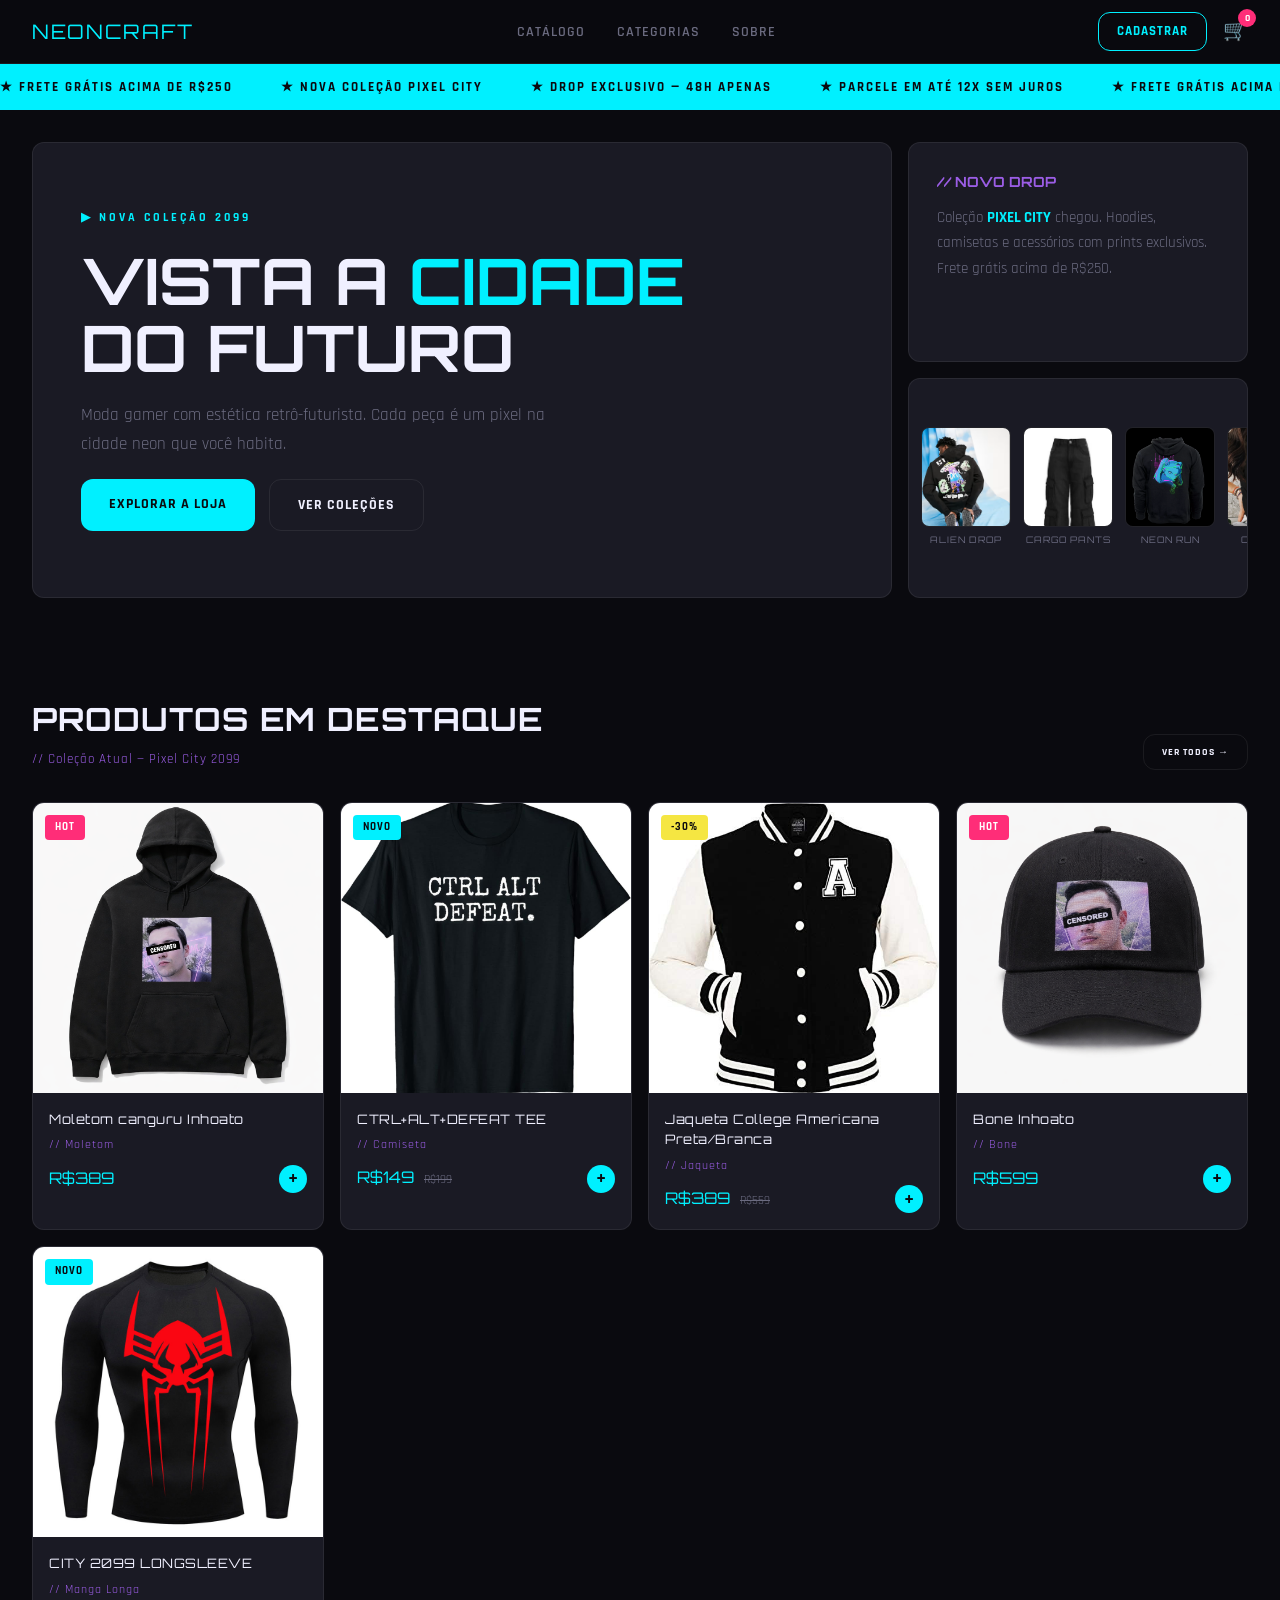
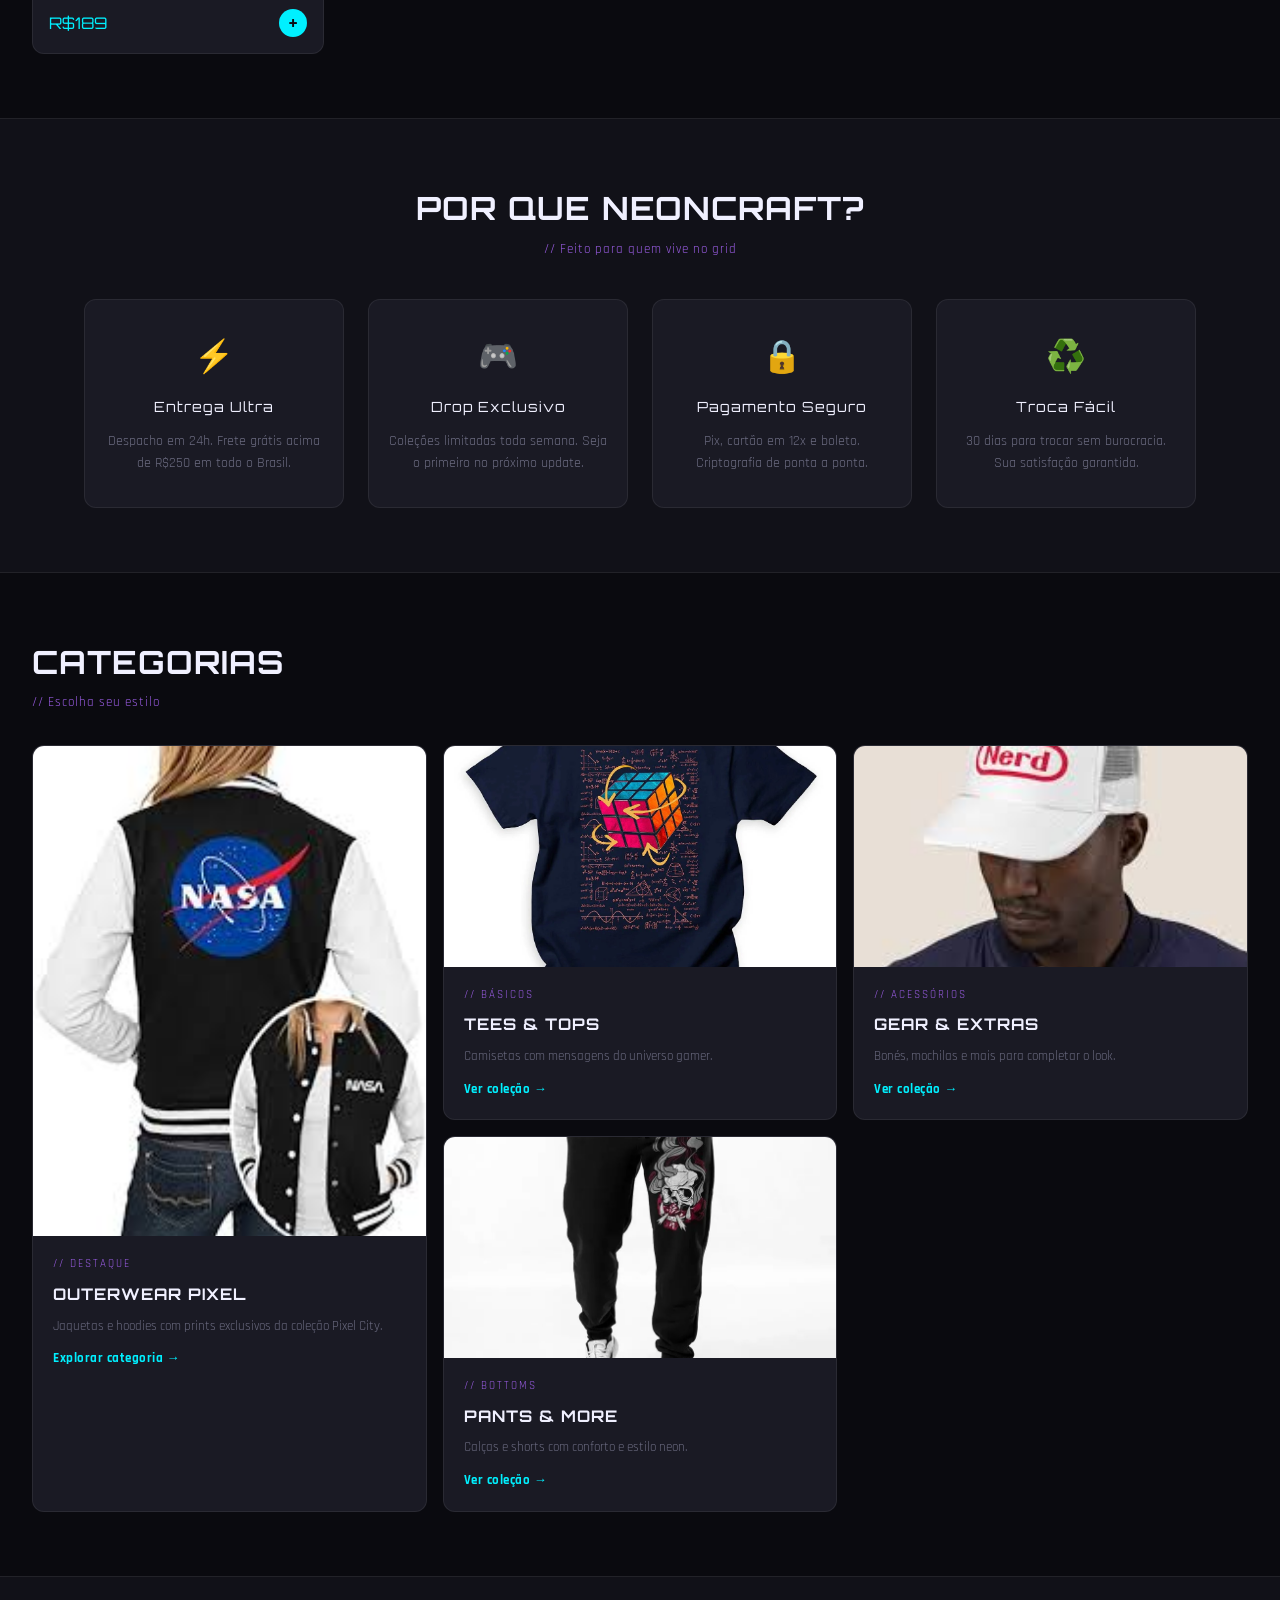
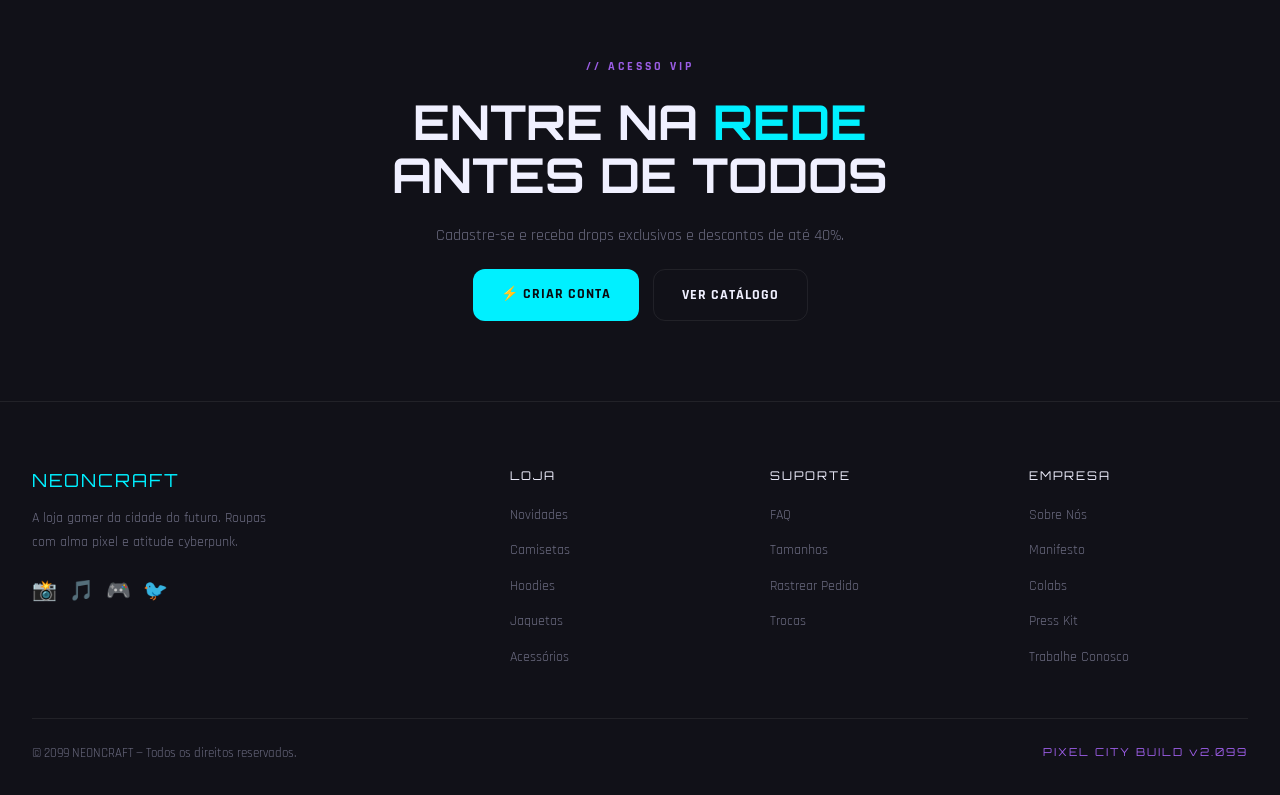
<file: index.html>
<!DOCTYPE html>
<html lang="pt-BR">

<head>
  <meta charset="UTF-8" />
  <meta name="viewport" content="width=device-width, initial-scale=1.0" />
  <title>NEONCRAFT — Loja Gamer</title>
  <link rel="preconnect" href="https://fonts.googleapis.com" />
  <link rel="preconnect" href="https://fonts.gstatic.com" crossorigin />
  <link
    href="https://fonts.googleapis.com/css2?family=Rajdhani:wght@400;500;600;700&family=Orbitron:wght@700;900&display=swap"
    rel="stylesheet" />
  <link rel="stylesheet" href="style.css" />
</head>

<body>
  <!-- Barra de navegação -->
  <header class="navbar">
    <a href="index.html" class="nav-logo">NEONCRAFT</a>
    <ul class="nav-links">
      <li><a href="catalogo.html">Catálogo</a></li>
      <li><a href="#categorias">Categorias</a></li>
      <li><a href="#sobre">Sobre</a></li>
    </ul>

    <div class="nav-actions">
      <a href="cadastro.html" class="btn-cadastrar">Cadastrar</a>
      <a href="carrinho.html" class="cart-icon">🛒
        <span class="cart-badge">0</span>
      </a>
    </div>
  </header>

  <!-- ===== FAIXA DE AVISOS ANIMADA ===== -->
  <div class="ticker">
    <div class="ticker-inner">
      <span class="ticker-item">★ FRETE GRÁTIS ACIMA DE R$250</span>
      <span class="ticker-item">★ NOVA COLEÇÃO PIXEL CITY</span>
      <span class="ticker-item">★ DROP EXCLUSIVO — 48H APENAS</span>
      <span class="ticker-item">★ PARCELE EM ATÉ 12X SEM JUROS</span>
      <span class="ticker-item">★ FRETE GRÁTIS ACIMA DE R$250</span>
      <span class="ticker-item">★ NOVA COLEÇÃO PIXEL CITY</span>
      <span class="ticker-item">★ DROP EXCLUSIVO — 48H APENAS</span>
      <span class="ticker-item">★ PARCELE EM ATÉ 12X SEM JUROS</span>
    </div>
  </div>

  <!-- ===== HERO ===== -->
  <section class="hero">
    <!-- Card principal com título e botões -->
    <div class="hero-main-card">
      <p class="hero-eyebrow">▶ NOVA COLEÇÃO 2099</p>
      <h1 class="hero-title">VISTA A <span>CIDADE</span><br>DO FUTURO</h1>
      <p class="hero-desc">Moda gamer com estética retrô-futurista. Cada peça é um pixel na cidade neon que você habita.
      </p>
      <div class="hero-btns">
        <a href="catalogo.html" class="btn-primary">Explorar a Loja</a>
        <a href="#categorias" class="btn-secondary">Ver Coleções</a>
      </div>
    </div>

    <!-- Card secundário de texto -->
    <div class="hero-text-card">
      <h3>// NOVO DROP</h3>
      <p>Coleção <strong style="color:var(--cyan)">PIXEL CITY</strong> chegou. Hoodies, camisetas e acessórios com
        prints exclusivos. Frete grátis acima de R$250.</p>
    </div>

    <!-- Card de scroll com imagens -->
    <div class="hero-scroll-card">
      <div class="scroll-track">
        <div class="scroll-item">
          <img src="Img/Img_Scroll/ALIEN DROP.png" alt="Alien Drop" class="scroll-img" />
          <span>ALIEN DROP</span>
        </div>
        <div class="scroll-item">
          <img src="Img/Img_Scroll/CARGO PANTS.png" alt="Ctrl Alt" class="scroll-img" />
          <span>CARGO PANTS</span>
        </div>

        <div class="scroll-item">
          <img src="Img/Img_Scroll/NEON RUN.png" alt="Neon Run" class="scroll-img" />
          <span>NEON RUN</span>
        </div>
        <div class="scroll-item">
          <img src="Img/Img_Scroll/CITY 2099.png" alt="City 2099" class="scroll-img" />
          <span>CITY 2099</span>
        </div>
        <div class="scroll-item">
          <img src="Img/Img_Scroll/PIXEL ART.png" alt="Pixel Art" class="scroll-img" />
          <span>PIXEL ART</span>
        </div>
        <div class="scroll-item">
          <img src="Img/Img_Scroll/GLITCH.png" alt="Glitch" class="scroll-img" />
          <span>GLITCH</span>
        </div>

        <!-- Duplicados para o loop contínuo funcionar -->
        <div class="scroll-item">
          <img src="Img/Img_Scroll/ALIEN DROP.png" alt="Alien Drop" class="scroll-img" />
          <span>ALIEN DROP</span>
        </div>
        <div class="scroll-item">
          <img src="Img/Img_Scroll/CARGO PANTS.png" alt="Ctrl Alt" class="scroll-img" />
          <span>CARGO PANTS</span>
        </div>

        <div class="scroll-item">
          <img src="Img/Img_Scroll/NEON RUN.png" alt="Neon Run" class="scroll-img" />
          <span>NEON RUN</span>
        </div>
        <div class="scroll-item">
          <img src="Img/Img_Scroll/CITY 2099.png" alt="City 2099" class="scroll-img" />
          <span>CITY 2099</span>
        </div>
        <div class="scroll-item">
          <img src="Img/Img_Scroll/PIXEL ART.png" alt="Pixel Art" class="scroll-img" />
          <span>PIXEL ART</span>
        </div>
        <div class="scroll-item">
          <img src="Img/Img_Scroll/GLITCH.png" alt="Glitch" class="scroll-img" />
          <span>GLITCH</span>
        </div>

      </div>
    </div>
  </section>

  <!-- ===== PRODUTOS EM DESTAQUE ===== -->
  <section class="section" id="produtos">
    <div class="section-header">
      <div>
        <h2 class="section-title">PRODUTOS EM DESTAQUE</h2>
        <p class="section-sub">// Coleção Atual — Pixel City 2099</p>
      </div>
      <a href="catalogo.html" class="btn-secondary" style="font-size:10px;padding:9px 18px;">Ver Todos →</a>
    </div>

    <!-- ===== PRODUTO 1 ===== -->
    <div class="products-grid">
      <a href="catalogo.html" class="product-card">
        <div class="product-img">
          <img src="/Img/Img_destaque/dionathan.png" alt="Alien Protocol Hoodie" />
          <span class="product-badge badge-hot">Hot</span>
        </div>
        <div class="product-info">
          <p class="product-name">Moletom canguru Inhoato</p>
          <p class="product-tag">// Moletom</p>
          <div class="product-price-row">
            <span class="product-price">R$389</span>
            <span class="btn-add">+</span>
          </div>
        </div>
      </a>
      <!-- ===== PRODUTO 2 ===== -->
      <a href="catalogo.html" class="product-card">
        <div class="product-img">
          <img src="/Img/Img_destaque/CTRL+ALT+DEFEAT TEE.jpg" alt="Ctrl Alt Defeat Tee" />
          <span class="product-badge badge-new">Novo</span>
        </div>
        <div class="product-info">
          <p class="product-name">CTRL+ALT+DEFEAT TEE</p>
          <p class="product-tag">// Camiseta</p>
          <div class="product-price-row">
            <div>
              <span class="product-price">R$149</span>
              <span class="product-price-old">R$199</span>
            </div>
            <span class="btn-add">+</span>
          </div>
        </div>
      </a>
      <!-- ===== PRODUTO 3 ===== -->
      <a href="catalogo.html" class="product-card">
        <div class="product-img">
          <img src="/Img/Img_destaque/Jaqueta apex.jpg" alt="Jaqueta College Americana Preta/Branca" />
          <span class="product-badge badge-sale">-30%</span>
        </div>
        <div class="product-info">
          <p class="product-name">Jaqueta College Americana Preta/Branca</p>
          <p class="product-tag">// Jaqueta</p>
          <div class="product-price-row">
            <div>
              <span class="product-price">R$389</span>
              <span class="product-price-old">R$559</span>
            </div>
            <span class="btn-add">+</span>
          </div>
        </div>
      </a>

      <a href="catalogo.html" class="product-card">
        <div class="product-img">
          <img src="/Img/Img_destaque/bone inhoato.png" alt="Alien Protocol Hoodie" />
          <span class="product-badge badge-hot">Hot</span>
        </div>
        <div class="product-info">
          <p class="product-name">Bone Inhoato</p>
          <p class="product-tag">// Bone</p>
          <div class="product-price-row">
            <span class="product-price">R$599</span>
            <span class="btn-add">+</span>
          </div>
        </div>
      </a>

      <!-- ===== PRODUTO 4 ===== -->
      <a href="catalogo.html" class="product-card">
        <div class="product-img">
          <img src="/Img/Img_destaque/CITY 2099 LONGSLEEVE.jpg" alt="City 2099 Longsleeve" />
          <span class="product-badge badge-new">Novo</span>
        </div>
        <div class="product-info">
          <p class="product-name">CITY 2099 LONGSLEEVE</p>
          <p class="product-tag">// Manga Longa</p>
          <div class="product-price-row">
            <span class="product-price">R$189</span>
            <span class="btn-add">+</span>
          </div>
        </div>
      </a>
    </div>
  </section>

  <!-- ===== POR QUE NEONCRAFT? ===== -->
  <section class="features" id="sobre">
    <div class="section-header" style="justify-content:center; text-align:center; margin-bottom:40px;">
      <div>
        <h2 class="section-title">POR QUE NEONCRAFT?</h2>
        <p class="section-sub">// Feito para quem vive no grid</p>
      </div>
    </div>
    <div class="features-flex">
      <div class="feature-item">
        <span class="feature-icon">⚡</span>
        <p class="feature-title">Entrega Ultra</p>
        <p class="feature-desc">Despacho em 24h. Frete grátis acima de R$250 em todo o Brasil.</p>
      </div>
      <div class="feature-item">
        <span class="feature-icon">🎮</span>
        <p class="feature-title">Drop Exclusivo</p>
        <p class="feature-desc">Coleções limitadas toda semana. Seja o primeiro no próximo update.</p>
      </div>
      <div class="feature-item">
        <span class="feature-icon">🔒</span>
        <p class="feature-title">Pagamento Seguro</p>
        <p class="feature-desc">Pix, cartão em 12x e boleto. Criptografia de ponta a ponta.</p>
      </div>
      <div class="feature-item">
        <span class="feature-icon">♻️</span>
        <p class="feature-title">Troca Fácil</p>
        <p class="feature-desc">30 dias para trocar sem burocracia. Sua satisfação garantida.</p>
      </div>
    </div>
  </section>

  <!-- ===== CATEGORIAS ===== -->
  <section class="section" id="categorias">
    <div class="section-header">
      <div>
        <h2 class="section-title">CATEGORIAS</h2>
        <p class="section-sub">// Escolha seu estilo</p>
      </div>
    </div>
    <div class="categories-grid">

      <!-- Categoria destaque (card grande) — imagem definida depois -->
      <a href="catalogo.html" class="cat-card large">
        <div class="cat-img">
          <img src="/Img/Img_Categoria/WhatsApp Image 2026-03-30 at 19.13.42.jpeg" alt="Outerwear Pixel" />
        </div>
        <div class="cat-info">
          <p class="cat-label">// Destaque</p>
          <h3 class="cat-title">OUTERWEAR PIXEL</h3>
          <p class="cat-desc">Jaquetas e hoodies com prints exclusivos da coleção Pixel City.</p>
          <span class="cat-link">Explorar categoria →</span>
        </div>
      </a>

      <!-- Categoria 2 -->
      <a href="catalogo.html" class="cat-card">
        <div class="cat-img">
          <img src="Img/Img_Categoria/WhatsApp Image 2026-03-30 at 19.12.40.jpeg" alt="Tees e Tops" />
        </div>
        <div class="cat-info">
          <p class="cat-label">// Básicos</p>
          <h3 class="cat-title">TEES & TOPS</h3>
          <p class="cat-desc">Camisetas com mensagens do universo gamer.</p>
          <span class="cat-link">Ver coleção →</span>
        </div>
      </a>

      <!-- Categoria 3 -->
      <a href="catalogo.html" class="cat-card">
        <div class="cat-img">
          <img src="Img/Img_Categoria/WhatsApp Image 2026-03-30 at 19.13.02.jpeg" alt="Gear e Extras" />
        </div>
        <div class="cat-info">
          <p class="cat-label">// Acessórios</p>
          <h3 class="cat-title">GEAR & EXTRAS</h3>
          <p class="cat-desc">Bonés, mochilas e mais para completar o look.</p>
          <span class="cat-link">Ver coleção →</span>
        </div>
      </a>

      <!-- Categoria 4 -->
      <a href="catalogo.html" class="cat-card">
        <div class="cat-img">
          <img src="/Img/Img_Categoria/WhatsApp Image 2026-03-30 at 19.13.27.jpeg" alt="Pants e More" />
        </div>
        <div class="cat-info">
          <p class="cat-label">// Bottoms</p>
          <h3 class="cat-title">PANTS & MORE</h3>
          <p class="cat-desc">Calças e shorts com conforto e estilo neon.</p>
          <span class="cat-link">Ver coleção →</span>
        </div>
      </a>
    </div>
  </section>

  <!-- ===== NEWSLETTER / CTA ===== -->
  <section class="newsletter" id="contato">
    <div class="newsletter-inner">
      <p class="newsletter-eyebrow">// ACESSO VIP</p>
      <h2 class="newsletter-title">ENTRE NA <span>REDE</span><br>ANTES DE TODOS</h2>
      <p class="newsletter-desc">Cadastre-se e receba drops exclusivos e descontos de até 40%.</p>
      <div class="newsletter-btns">
        <a href="cadastro.html" class="btn-primary">⚡ Criar Conta</a>
        <a href="catalogo.html" class="btn-secondary">Ver Catálogo</a>
      </div>
    </div>
  </section>

  <!-- ===== RODAPÉ ===== -->
  <footer>
    <div class="footer-grid">
      <!-- Coluna da marca -->
      <div>
        <span class="footer-brand">NEONCRAFT</span>
        <p class="footer-brand-desc">A loja gamer da cidade do futuro. Roupas com alma pixel e atitude cyberpunk.</p>
        <div class="social-links">
          <a class="social-link" href="#">📸</a>
          <a class="social-link" href="#">🎵</a>
          <a class="social-link" href="#">🎮</a>
          <a class="social-link" href="#">🐦</a>
        </div>
      </div>

      <!-- Coluna da loja -->
      <div>
        <p class="footer-col-title">Loja</p>
        <ul class="footer-links">
          <li><a href="catalogo.html">Novidades</a></li>
          <li><a href="catalogo.html">Camisetas</a></li>
          <li><a href="catalogo.html">Hoodies</a></li>
          <li><a href="catalogo.html">Jaquetas</a></li>
          <li><a href="catalogo.html">Acessórios</a></li>
        </ul>
      </div>

      <!-- Coluna de suporte -->
      <div>
        <p class="footer-col-title">Suporte</p>
        <ul class="footer-links">
          <li><a href="#">FAQ</a></li>
          <li><a href="#">Tamanhos</a></li>
          <li><a href="#">Rastrear Pedido</a></li>
          <li><a href="#">Trocas</a></li>
        </ul>
      </div>

      <!-- Coluna da empresa -->
      <div>
        <p class="footer-col-title">Empresa</p>
        <ul class="footer-links">
          <li><a href="#">Sobre Nós</a></li>
          <li><a href="#">Manifesto</a></li>
          <li><a href="#">Colabs</a></li>
          <li><a href="#">Press Kit</a></li>
          <li><a href="#">Trabalhe Conosco</a></li>
        </ul>
      </div>
    </div>

    <!-- Barra inferior do rodapé -->
    <div class="footer-bottom">
      <p class="footer-copy">© 2099 NEONCRAFT — Todos os direitos reservados.</p>
      <p class="footer-pixel">PIXEL CITY BUILD v2.099</p>
    </div>
  </footer>

</body>

</html>
</file>
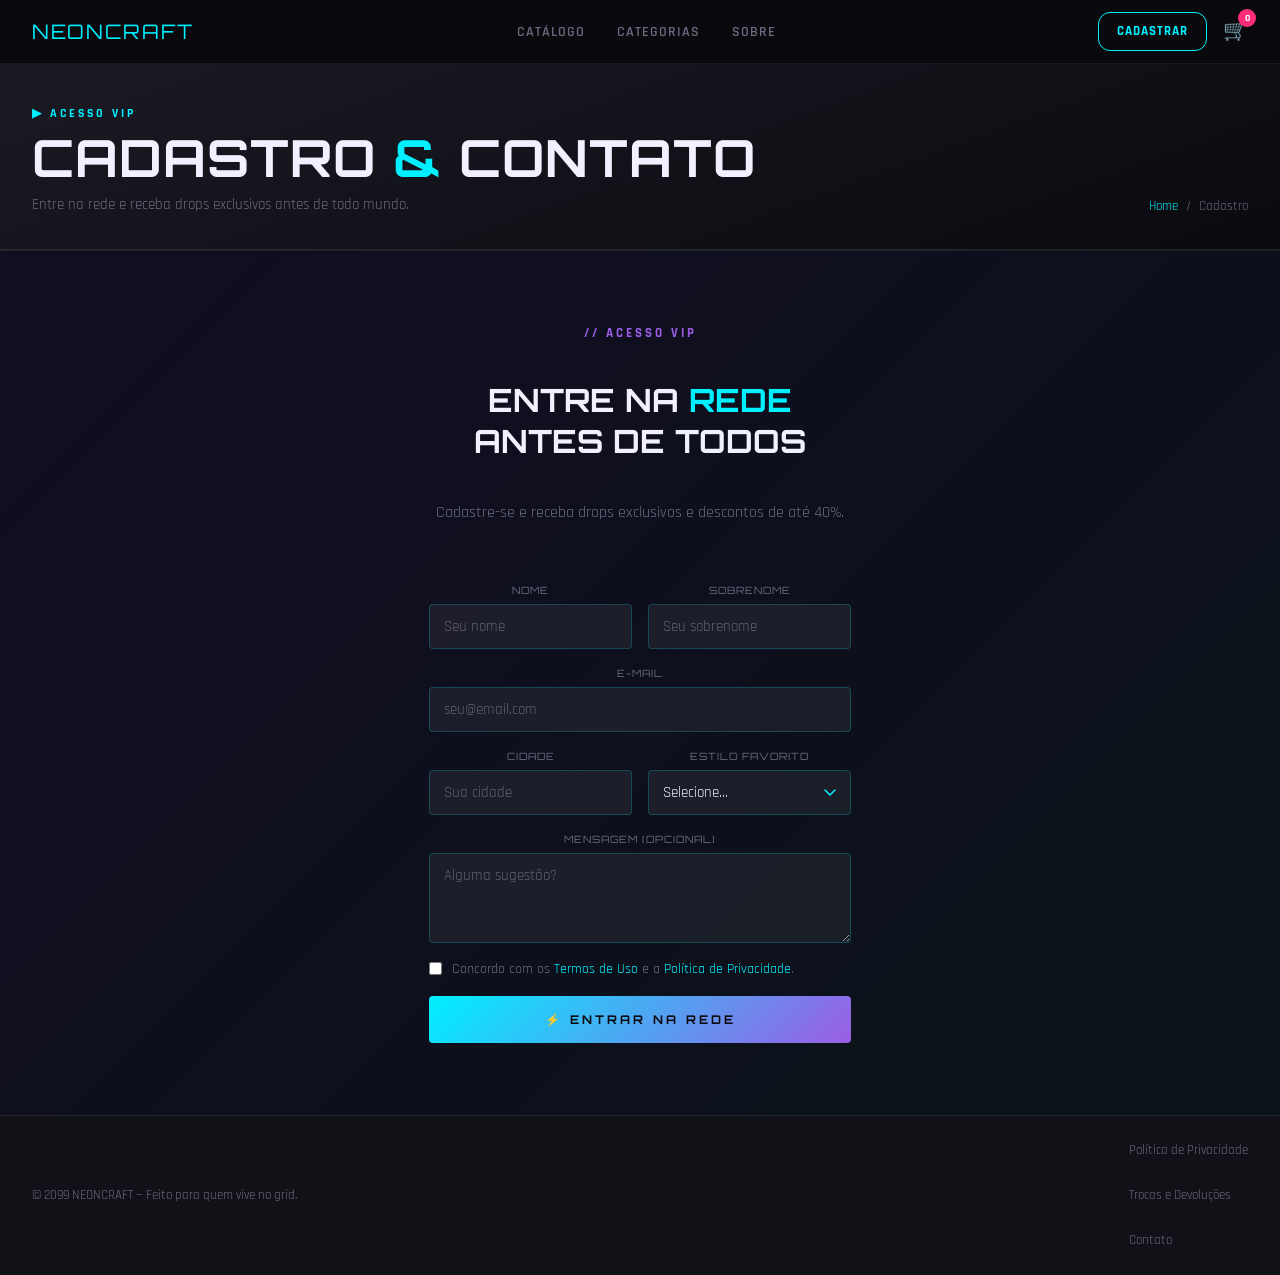
<file: cadastro.html>
<!DOCTYPE html>
<html lang="pt-BR">
<head>
    <meta charset="UTF-8">
    <meta name="viewport" content="width=device-width, initial-scale=1.0">
    <title>Cadastro — NEONCRAFT</title>
    <link rel="preconnect" href="https://fonts.googleapis.com" />
    <link rel="preconnect" href="https://fonts.gstatic.com" crossorigin />
    <link href="https://fonts.googleapis.com/css2?family=Rajdhani:wght@400;500;600;700&family=Orbitron:wght@700;900&display=swap" rel="stylesheet" />
    <link rel="stylesheet" href="style.css" />
    <link rel="stylesheet" href="cadastro.css" />
</head>
<body>

    <!-- Navbar -->
    <header class="navbar">
        <a href="index.html" class="nav-logo">NEONCRAFT</a>
        <ul class="nav-links">
            <li><a href="catalogo.html">Catálogo</a></li>
            <li><a href="index.html#categorias">Categorias</a></li>
            <li><a href="index.html#sobre">Sobre</a></li>
        </ul>
        <div class="nav-actions">
            <a href="cadastro.html" class="btn-cadastrar">Cadastrar</a>
            <a href="carrinho.html" class="cart-icon">🛒
                <span class="cart-badge">0</span>
            </a>
        </div>
    </header>

    <!-- Page Header -->
    <div class="catalog-header">
        <div class="catalog-header-inner">
            <p class="hero-eyebrow">▶ ACESSO VIP</p>
            <h1 class="catalog-title">CADASTRO <span>&</span> CONTATO</h1>
            <p class="catalog-desc">Entre na rede e receba drops exclusivos antes de todo mundo.</p>
        </div>
        <nav class="breadcrumb">
            <a href="index.html">Home</a>
            <span>/</span>
            <span>Cadastro</span>
        </nav>
    </div>

    <!-- Formulário -->
    <section class="newsletter" id="contato">
        <div class="newsletter-inner" id="cadastro">
            <p class="newsletter-eyebrow">// ACESSO VIP</p>
            <h2 class="newsletter-title">ENTRE NA <span>REDE</span><br>ANTES DE TODOS</h2>
            <p class="newsletter-desc">Cadastre-se e receba drops exclusivos e descontos de até 40%.</p>

            <form class="newsletter-form" onsubmit="handleSubmit(event)" novalidate>

                <div class="form-row">
                    <div class="form-group">
                        <label class="form-label" for="nome">Nome</label>
                        <input class="form-input" type="text" id="nome" placeholder="Seu nome" required />
                    </div>
                    <div class="form-group">
                        <label class="form-label" for="sobrenome">Sobrenome</label>
                        <input class="form-input" type="text" id="sobrenome" placeholder="Seu sobrenome" required />
                    </div>
                </div>

                <div class="form-group">
                    <label class="form-label" for="email">E-mail</label>
                    <input class="form-input" type="email" id="email" placeholder="seu@email.com" required />
                </div>

                <div class="form-row">
                    <div class="form-group">
                        <label class="form-label" for="cidade">Cidade</label>
                        <input class="form-input" type="text" id="cidade" placeholder="Sua cidade" />
                    </div>
                    <div class="form-group">
                        <label class="form-label" for="estilo">Estilo Favorito</label>
                        <select class="form-select" id="estilo">
                            <option value="">Selecione...</option>
                            <option>Hoodies & Moletom</option>
                            <option>Camisetas & Tops</option>
                            <option>Jaquetas & Bombers</option>
                            <option>Acessórios</option>
                            <option>Tudo!</option>
                        </select>
                    </div>
                </div>

                <div class="form-group">
                    <label class="form-label" for="mensagem">Mensagem (opcional)</label>
                    <textarea class="form-textarea" id="mensagem" placeholder="Alguma sugestão?"></textarea>
                </div>

                <label class="form-check">
                    <input type="checkbox" id="termos" required />
                    <span class="form-check-label">Concordo com os <a href="#">Termos de Uso</a> e a <a href="#">Política de Privacidade</a>.</span>
                </label>

                <button type="submit" class="form-submit">⚡ ENTRAR NA REDE</button>

                <div class="form-success" id="formSuccess">
                    <p>✓ CADASTRO REALIZADO</p>
                    <p>Bem-vindo à rede! Fique de olho no seu e-mail.</p>
                </div>

            </form>
        </div>
    </section>

    <!-- Footer -->
    <footer class="catalog-footer">
        <p>© 2099 NEONCRAFT — Feito para quem vive no grid.</p>
        <div class="footer-links">
            <a href="#">Política de Privacidade</a>
            <a href="#">Trocas e Devoluções</a>
            <a href="cadastro.html">Contato</a>
        </div>
    </footer>

</body>
</html>
</file>
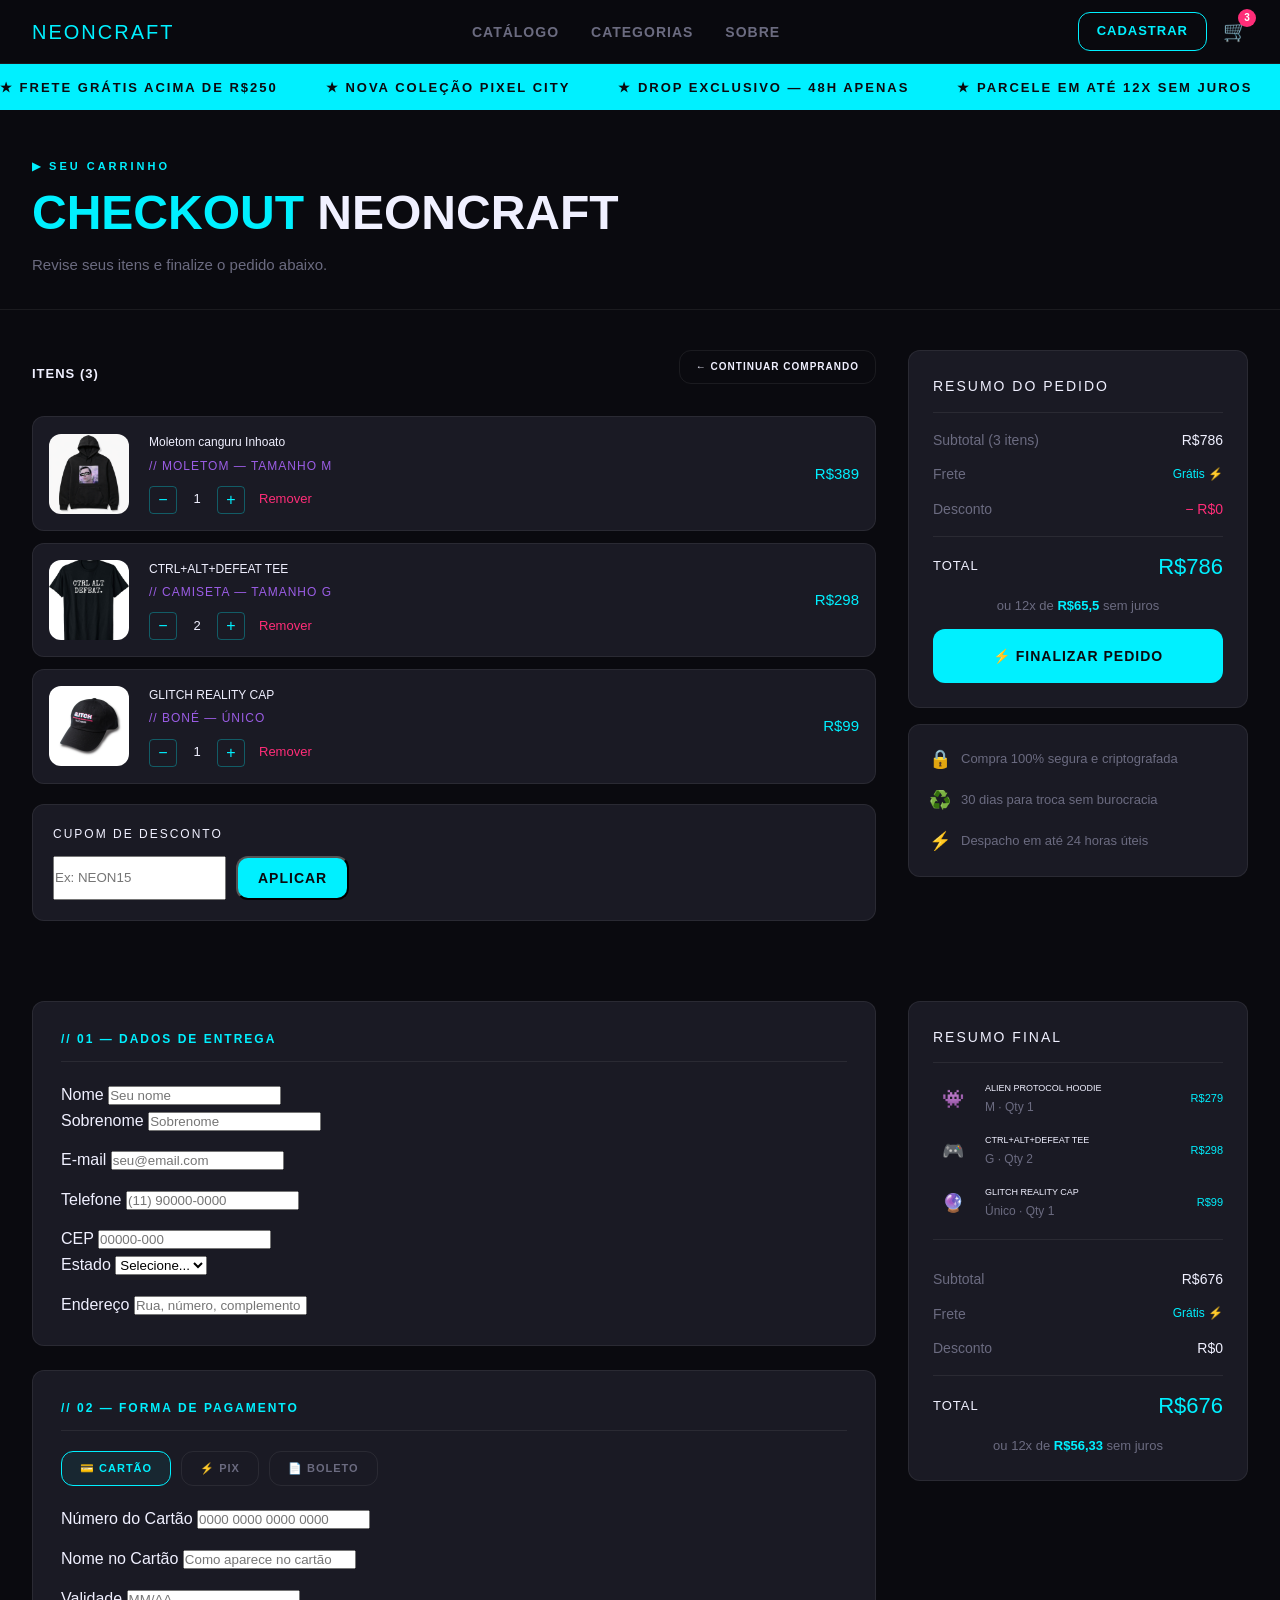
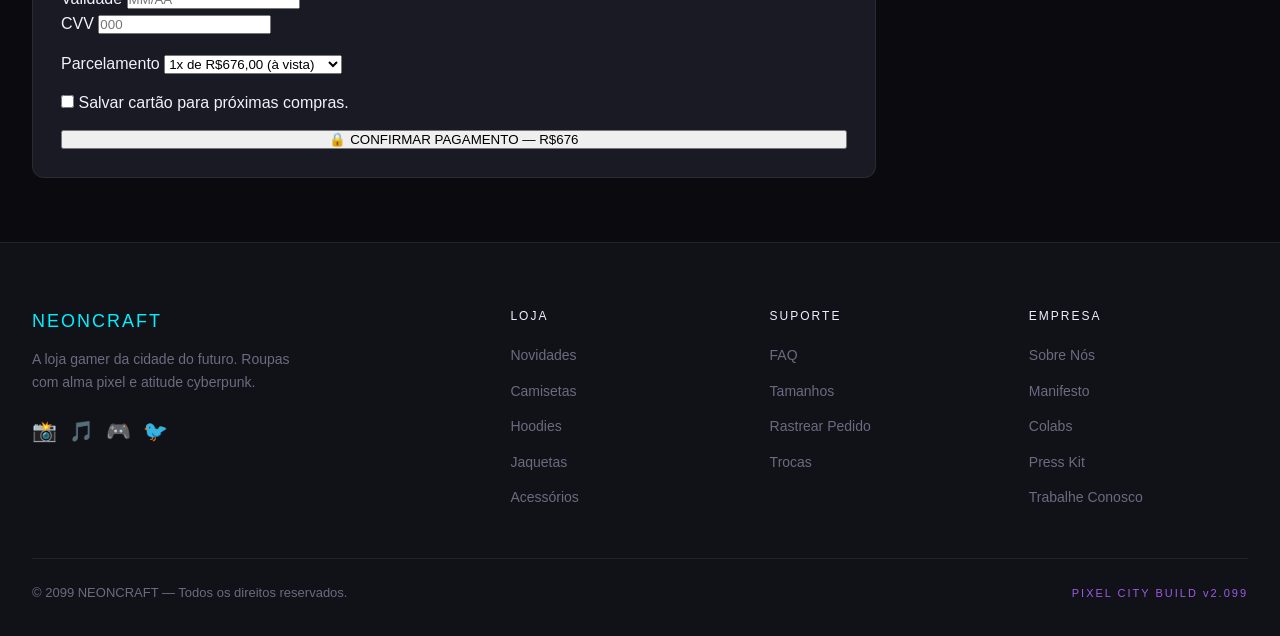
<file: carrinho.html>
<!DOCTYPE html>
<html lang="pt-BR">

<head>
    <meta charset="UTF-8" />
    <meta name="viewport" content="width=device-width, initial-scale=1.0" />
    <title>NEONCRAFT — Carrinho & Pagamento</title>
    <link rel="stylesheet" href="style.css" />
    <link rel="stylesheet" href="carrinho.css" />
</head>

<body>
    <!-- ===== NAVBAR ===== -->
    <header class="navbar">
        <a href="index.html" class="nav-logo">NEONCRAFT</a>
        <ul class="nav-links">
            <li><a href="catalogo.html">Catálogo</a></li>
            <li><a href="index.html#categorias">Categorias</a></li>
            <li><a href="index.html#sobre">Sobre</a></li>
        </ul>
        <div class="nav-actions">
            <a href="cadastro.html" class="btn-cadastrar">Cadastrar</a>
            <a href="carrinho.html" class="cart-icon">🛒
                <span class="cart-badge">3</span>
            </a>
        </div>
    </header>

    <!-- ===== FAIXA DE AVISOS ANIMADA ===== -->
    <div class="ticker">
        <div class="ticker-inner">
            <span class="ticker-item">★ FRETE GRÁTIS ACIMA DE R$250</span>
            <span class="ticker-item">★ NOVA COLEÇÃO PIXEL CITY</span>
            <span class="ticker-item">★ DROP EXCLUSIVO — 48H APENAS</span>
            <span class="ticker-item">★ PARCELE EM ATÉ 12X SEM JUROS</span>
            <span class="ticker-item">★ FRETE GRÁTIS ACIMA DE R$250</span>
            <span class="ticker-item">★ NOVA COLEÇÃO PIXEL CITY</span>
            <span class="ticker-item">★ DROP EXCLUSIVO — 48H APENAS</span>
            <span class="ticker-item">★ PARCELE EM ATÉ 12X SEM JUROS</span>
        </div>
    </div>

    <!-- ===== CABEÇALHO DA PÁGINA ===== -->
    <div class="page-header">
        <p class="page-eyebrow">▶ SEU CARRINHO</p>
        <h1 class="page-title"><span>CHECKOUT</span> NEONCRAFT</h1>
        <p class="page-desc">Revise seus itens e finalize o pedido abaixo.</p>
    </div>

    <!-- ===== CARRINHO ===== -->
    <section class="cart-layout">

        <!-- Lista de itens -->
        <div class="cart-items-section">
            <div class="section-header" style="margin-bottom:20px;">
                <h2 class="section-title" style="font-size:13px;">ITENS (3)</h2>
                <a href="catalogo.html" class="btn-secondary" style="font-size:10px;padding:8px 16px;">← Continuar
                    Comprando</a>
            </div>

            <!-- Item 1 -->
            <div class="cart-item">
                <div class="cart-item-img prod-bg-1">
                    <img src="Img/Img_destaque/dionathan.png" alt="Alien Protocol Hoodie" />
                </div>
                <div class="cart-item-info">
                    <p class="cart-item-name">Moletom canguru Inhoato</p>
                    <p class="cart-item-tag">// Moletom — Tamanho M</p>
                    <div class="cart-item-qty">
                        <button class="qty-btn" type="button">−</button>
                        <span class="qty-val">1</span>
                        <button class="qty-btn" type="button">+</button>
                        <span class="cart-remover">Remover</span>
                    </div>
                </div>
                <div class="cart-item-price">R$389</div>
            </div>

            <!-- Item 2 -->
            <div class="cart-item">
                <div class="cart-item-img prod-bg-2">
                    <img src="Img/Img_destaque/CTRL+ALT+DEFEAT TEE.jpg" alt="Ctrl Alt Defeat Tee" />
                </div>
                <div class="cart-item-info">
                    <p class="cart-item-name">CTRL+ALT+DEFEAT TEE</p>
                    <p class="cart-item-tag">// Camiseta — Tamanho G</p>
                    <div class="cart-item-qty">
                        <button class="qty-btn" type="button">−</button>
                        <span class="qty-val">2</span>
                        <button class="qty-btn" type="button">+</button>
                        <span class="cart-remover">Remover</span>
                    </div>
                </div>
                <div class="cart-item-price">R$298</div>
            </div>

            <!-- Item 3 -->
            <div class="cart-item">
                <div class="cart-item-img prod-bg-6">
                    <img src="Img/Img_destaque/glitch cap.jpg" alt="Glitch Reality Cap" />
                </div>
                <div class="cart-item-info">
                    <p class="cart-item-name">GLITCH REALITY CAP</p>
                    <p class="cart-item-tag">// Boné — Único</p>
                    <div class="cart-item-qty">
                        <button class="qty-btn" type="button">−</button>
                        <span class="qty-val">1</span>
                        <button class="qty-btn" type="button">+</button>
                        <span class="cart-remover">Remover</span>
                    </div>
                </div>
                <div class="cart-item-price">R$99</div>
            </div>

            <!-- Cupom de desconto -->
            <div class="cart-cupom-box">
                <p class="cart-cupom-title">Cupom de Desconto</p>
                <form action="#" method="post" class="cart-cupom-form">
                    <input class="form-input" type="text" name="cupom" placeholder="Ex: NEON15" />
                    <button type="submit" class="btn-primary">Aplicar</button>
                </form>
            </div>

        </div>

        <!-- Resumo do pedido -->
        <div class="cart-resumo-wrapper">
            <div class="cart-summary">
                <p class="summary-title">RESUMO DO PEDIDO</p>
                <div class="summary-row">
                    <span class="summary-label">Subtotal (3 itens)</span>
                    <span class="summary-val">R$786</span>
                </div>
                <div class="summary-row">
                    <span class="summary-label">Frete</span>
                    <span class="summary-val summary-frete">Grátis ⚡</span>
                </div>
                <div class="summary-row">
                    <span class="summary-label">Desconto</span>
                    <span class="summary-val summary-desconto">− R$0</span>
                </div>
                <div class="summary-total-row">
                    <span class="summary-total-label">TOTAL</span>
                    <span class="summary-total-val">R$786</span>
                </div>
                <p class="summary-parcelas">
                    ou 12x de <strong>R$65,5</strong> sem juros
                </p>
                <a href="#pagamento" class="btn-primary summary-btn-finalizar">
                    ⚡ FINALIZAR PEDIDO
                </a>
            </div>

            <!-- Mini garantias -->
            <div class="cart-garantias">
                <div class="garantia-item">
                    <span>🔒</span>
                    <span>Compra 100% segura e criptografada</span>
                </div>
                <div class="garantia-item">
                    <span>♻️</span>
                    <span>30 dias para troca sem burocracia</span>
                </div>
                <div class="garantia-item">
                    <span>⚡</span>
                    <span>Despacho em até 24 horas úteis</span>
                </div>
            </div>
        </div>

    </section>

    <!-- ===== PAGAMENTO ===== -->
    <section id="pagamento" class="payment-layout">

        <!-- Formulário de entrega + pagamento -->
        <div class="payment-form">

            <!-- Dados de entrega -->
            <div class="payment-section">
                <p class="payment-section-title">// 01 — Dados de Entrega</p>
                <form action="#" method="post" class="payment-form-inner">
                    <div class="form-row">
                        <div class="form-group">
                            <label class="form-label" for="ent-nome">Nome</label>
                            <input class="form-input" type="text" id="ent-nome" name="nome" placeholder="Seu nome"
                                required />
                        </div>
                        <div class="form-group">
                            <label class="form-label" for="ent-sobrenome">Sobrenome</label>
                            <input class="form-input" type="text" id="ent-sobrenome" name="sobrenome"
                                placeholder="Sobrenome" required />
                        </div>
                    </div>
                    <div class="form-group">
                        <label class="form-label" for="ent-email">E-mail</label>
                        <input class="form-input" type="email" id="ent-email" name="email" placeholder="seu@email.com"
                            required />
                    </div>
                    <div class="form-group">
                        <label class="form-label" for="ent-telefone">Telefone</label>
                        <input class="form-input" type="tel" id="ent-telefone" name="telefone"
                            placeholder="(11) 90000-0000" />
                    </div>
                    <div class="form-row">
                        <div class="form-group">
                            <label class="form-label" for="ent-cep">CEP</label>
                            <input class="form-input" type="text" id="ent-cep" name="cep" placeholder="00000-000"
                                required />
                        </div>
                        <div class="form-group">
                            <label class="form-label" for="ent-estado">Estado</label>
                            <select class="form-select" id="ent-estado" name="estado">
                                <option value="">Selecione...</option>
                                <option>SP</option>
                                <option>RJ</option>
                                <option>MG</option>
                                <option>RS</option>
                                <option>SC</option>
                                <option>PR</option>
                                <option>BA</option>
                                <option>Outro</option>
                            </select>
                        </div>
                    </div>
                    <div class="form-group">
                        <label class="form-label" for="ent-endereco">Endereço</label>
                        <input class="form-input" type="text" id="ent-endereco" name="endereco"
                            placeholder="Rua, número, complemento" required />
                    </div>
                </form>
            </div>

            <!-- Forma de pagamento -->
            <div class="payment-section">
                <p class="payment-section-title">// 02 — Forma de Pagamento</p>

                <!-- Abas de pagamento -->
                <div class="payment-tabs">
                    <button class="pay-tab active" type="button">💳 Cartão</button>
                    <button class="pay-tab" type="button">⚡ Pix</button>
                    <button class="pay-tab" type="button">📄 Boleto</button>
                </div>

                <!-- Formulário do cartão -->
                <form action="#" method="post" class="payment-form-inner">
                    <div class="form-group">
                        <label class="form-label" for="card-numero">Número do Cartão</label>
                        <input class="form-input" type="text" id="card-numero" name="numero"
                            placeholder="0000 0000 0000 0000" maxlength="19" required />
                    </div>
                    <div class="form-group">
                        <label class="form-label" for="card-nome">Nome no Cartão</label>
                        <input class="form-input" type="text" id="card-nome" name="cartao_nome"
                            placeholder="Como aparece no cartão" required />
                    </div>
                    <div class="form-row">
                        <div class="form-group">
                            <label class="form-label" for="card-validade">Validade</label>
                            <input class="form-input" type="text" id="card-validade" name="validade" placeholder="MM/AA"
                                maxlength="5" required />
                        </div>
                        <div class="form-group">
                            <label class="form-label" for="card-cvv">CVV</label>
                            <input class="form-input" type="text" id="card-cvv" name="cvv" placeholder="000"
                                maxlength="4" required />
                        </div>
                    </div>
                    <div class="form-group">
                        <label class="form-label" for="card-parcelas">Parcelamento</label>
                        <select class="form-select" id="card-parcelas" name="parcelas">
                            <option>1x de R$676,00 (à vista)</option>
                            <option>2x de R$338,00 sem juros</option>
                            <option>3x de R$225,33 sem juros</option>
                            <option>6x de R$112,67 sem juros</option>
                            <option>12x de R$56,33 sem juros</option>
                        </select>
                    </div>
                    <label class="form-check">
                        <input type="checkbox" name="salvar_cartao" />
                        <span class="form-check-label">Salvar cartão para próximas compras.</span>
                    </label>
                    <button type="submit" class="form-submit">🔒 CONFIRMAR PAGAMENTO — R$676</button>
                </form>
            </div>

        </div>

        <!-- Resumo lateral fixo -->
        <div class="payment-resumo-wrapper">
            <div class="cart-summary">
                <p class="summary-title">RESUMO FINAL</p>

                <!-- Mini lista de itens -->
                <div class="payment-mini-lista">
                    <div class="payment-mini-item">
                        <div class="payment-mini-img prod-bg-1">👾</div>
                        <div class="payment-mini-info">
                            <p class="payment-mini-nome">ALIEN PROTOCOL HOODIE</p>
                            <p class="payment-mini-tag">M · Qty 1</p>
                        </div>
                        <span class="payment-mini-preco">R$279</span>
                    </div>
                    <div class="payment-mini-item">
                        <div class="payment-mini-img prod-bg-2">🎮</div>
                        <div class="payment-mini-info">
                            <p class="payment-mini-nome">CTRL+ALT+DEFEAT TEE</p>
                            <p class="payment-mini-tag">G · Qty 2</p>
                        </div>
                        <span class="payment-mini-preco">R$298</span>
                    </div>
                    <div class="payment-mini-item">
                        <div class="payment-mini-img prod-bg-6">🔮</div>
                        <div class="payment-mini-info">
                            <p class="payment-mini-nome">GLITCH REALITY CAP</p>
                            <p class="payment-mini-tag">Único · Qty 1</p>
                        </div>
                        <span class="payment-mini-preco">R$99</span>
                    </div>
                </div>

                <div class="summary-row">
                    <span class="summary-label">Subtotal</span>
                    <span class="summary-val">R$676</span>
                </div>
                <div class="summary-row">
                    <span class="summary-label">Frete</span>
                    <span class="summary-val summary-frete">Grátis ⚡</span>
                </div>
                <div class="summary-row">
                    <span class="summary-label">Desconto</span>
                    <span class="summary-val">R$0</span>
                </div>
                <div class="summary-total-row">
                    <span class="summary-total-label">TOTAL</span>
                    <span class="summary-total-val">R$676</span>
                </div>
                <p class="summary-parcelas">
                    ou 12x de <strong>R$56,33</strong> sem juros
                </p>
            </div>
        </div>

    </section>

    <!-- ===== RODAPÉ ===== -->
    <footer>
        <div class="footer-grid">

            <!-- Coluna da marca -->
            <div>
                <span class="footer-brand">NEONCRAFT</span>
                <p class="footer-brand-desc">A loja gamer da cidade do futuro. Roupas com alma pixel e atitude
                    cyberpunk.</p>
                <div class="social-links">
                    <a class="social-link" href="#">📸</a>
                    <a class="social-link" href="#">🎵</a>
                    <a class="social-link" href="#">🎮</a>
                    <a class="social-link" href="#">🐦</a>
                </div>
            </div>

            <!-- Coluna da loja -->
            <div>
                <p class="footer-col-title">Loja</p>
                <ul class="footer-links">
                    <li><a href="catalogo.html">Novidades</a></li>
                    <li><a href="catalogo.html">Camisetas</a></li>
                    <li><a href="catalogo.html">Hoodies</a></li>
                    <li><a href="catalogo.html">Jaquetas</a></li>
                    <li><a href="catalogo.html">Acessórios</a></li>
                </ul>
            </div>

            <!-- Coluna de suporte -->
            <div>
                <p class="footer-col-title">Suporte</p>
                <ul class="footer-links">
                    <li><a href="#">FAQ</a></li>
                    <li><a href="#">Tamanhos</a></li>
                    <li><a href="#">Rastrear Pedido</a></li>
                    <li><a href="#">Trocas</a></li>
                </ul>
            </div>

            <!-- Coluna da empresa -->
            <div>
                <p class="footer-col-title">Empresa</p>
                <ul class="footer-links">
                    <li><a href="#">Sobre Nós</a></li>
                    <li><a href="#">Manifesto</a></li>
                    <li><a href="#">Colabs</a></li>
                    <li><a href="#">Press Kit</a></li>
                    <li><a href="#">Trabalhe Conosco</a></li>
                </ul>
            </div>

        </div>
        <div class="footer-bottom">
            <p class="footer-copy">© 2099 NEONCRAFT — Todos os direitos reservados.</p>
            <p class="footer-pixel">PIXEL CITY BUILD v2.099</p>
        </div>
    </footer>
</body>

</html>
</file>
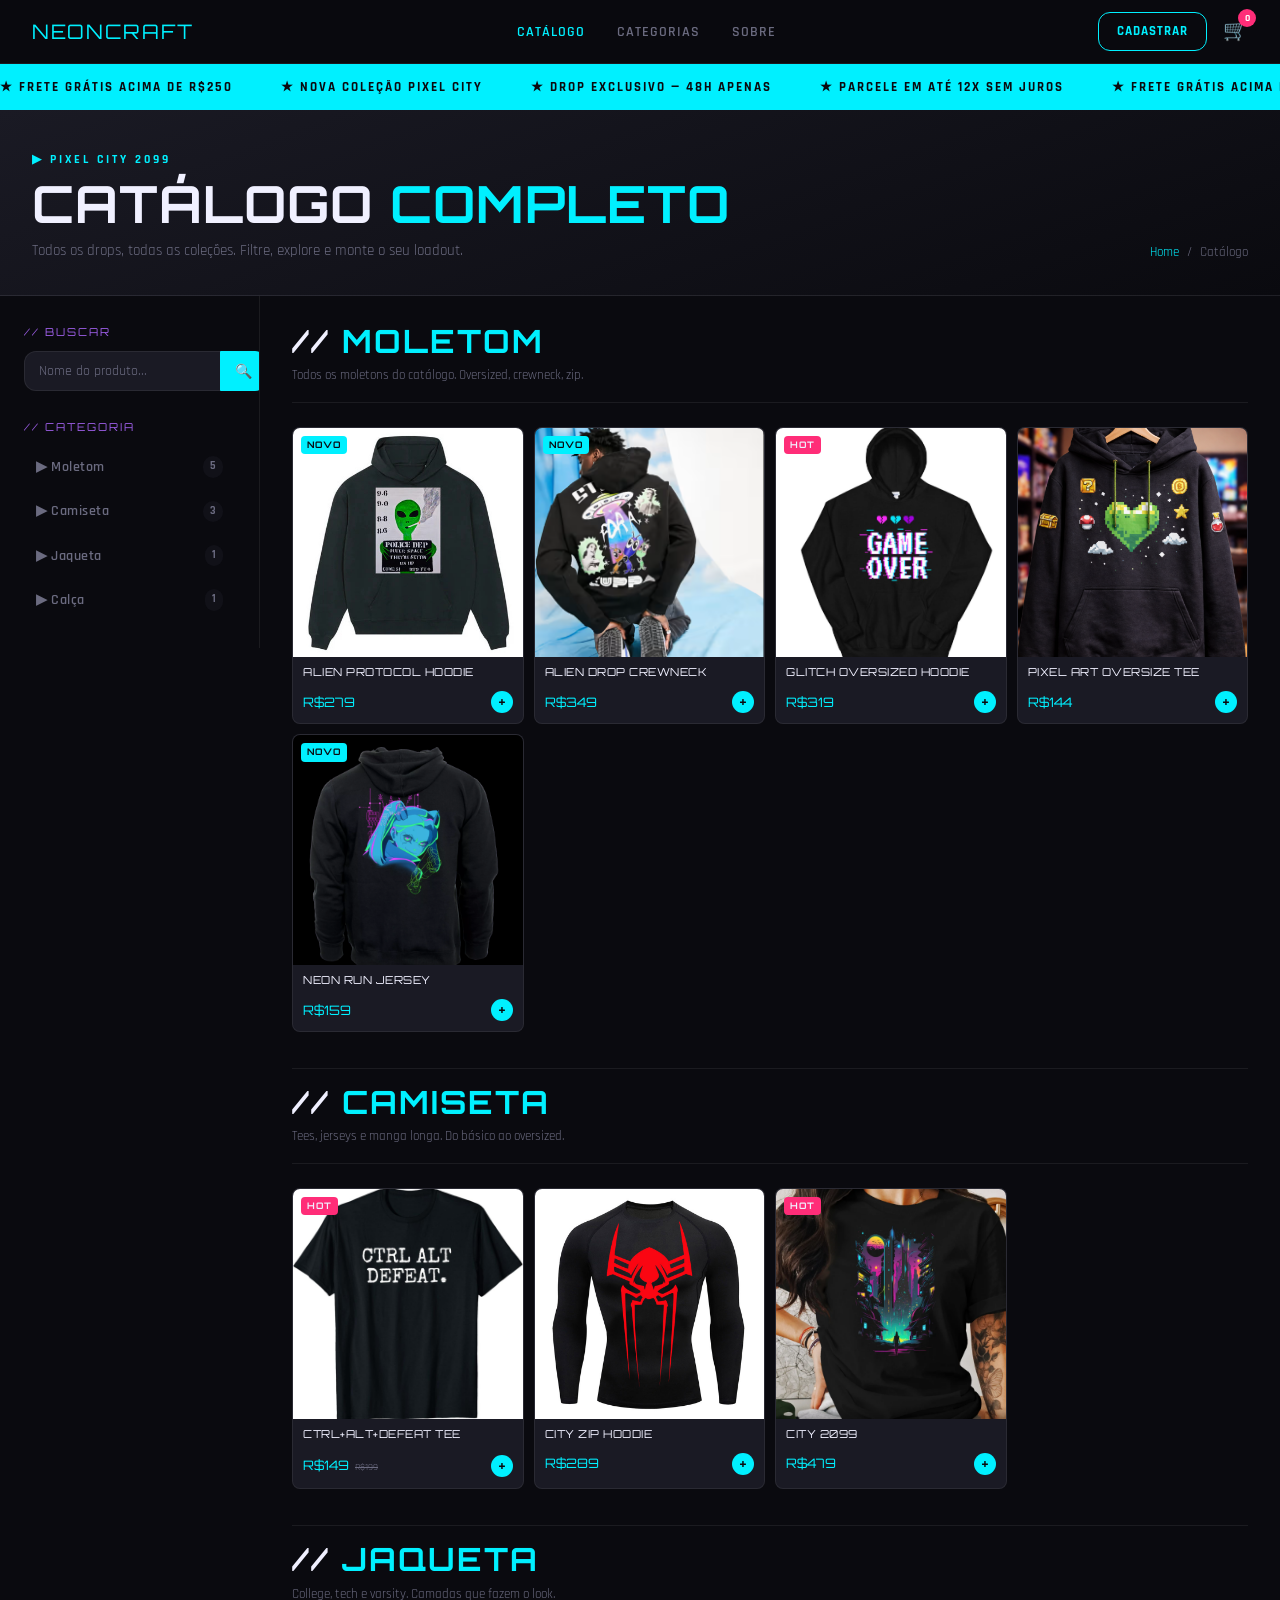
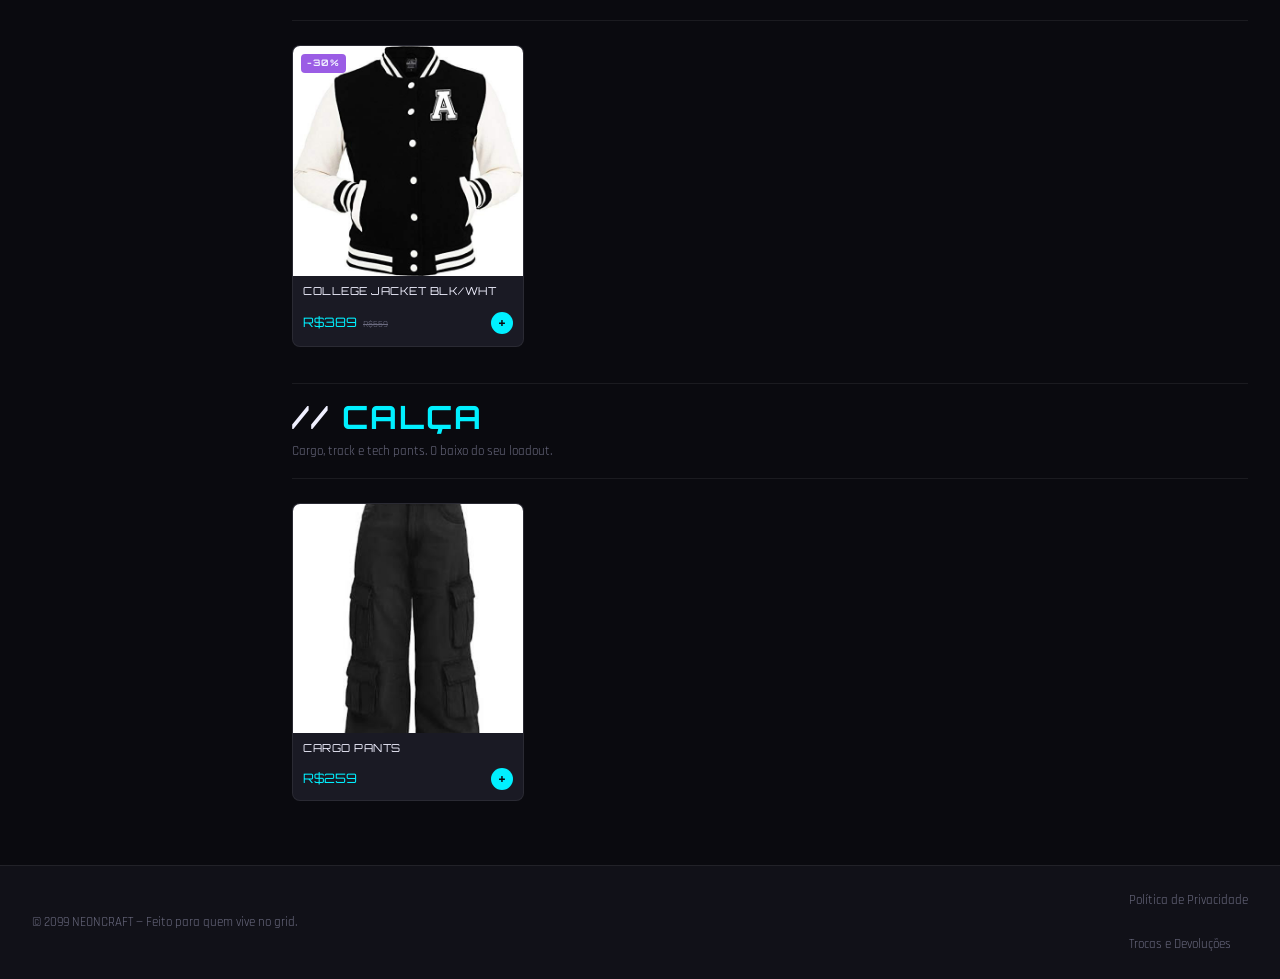
<file: catalogo.html>
<!DOCTYPE html>
<html lang="pt-BR">
<head>
  <meta charset="UTF-8" />
  <meta name="viewport" content="width=device-width, initial-scale=1.0" />
  <title>Catálogo — NEONCRAFT</title>
  <link rel="preconnect" href="https://fonts.googleapis.com" />
  <link rel="preconnect" href="https://fonts.gstatic.com" crossorigin />
  <link href="https://fonts.googleapis.com/css2?family=Rajdhani:wght@400;500;600;700&family=Orbitron:wght@700;900&display=swap" rel="stylesheet" />
  <link rel="stylesheet" href="style.css" />
  <link rel="stylesheet" href="catalogo.css" />
</head>
<body>

  <!-- Navbar -->
  <header class="navbar">
    <a href="index.html" class="nav-logo">NEONCRAFT</a>
    <ul class="nav-links">
      <li><a href="catalogo.html" class="active">Catálogo</a></li>
      <li><a href="index.html#categorias">Categorias</a></li>
      <li><a href="index.html#sobre">Sobre</a></li>
    </ul>
    <div class="nav-actions">
      <a href="cadastro.html" class="btn-cadastrar">Cadastrar</a>
      <a href="carrinho.html" class="cart-icon">🛒
        <span class="cart-badge">0</span>
      </a>
    </div>
  </header>

  <!-- Ticker -->
  <div class="ticker">
    <div class="ticker-inner">
      <span class="ticker-item">★ FRETE GRÁTIS ACIMA DE R$250</span>
      <span class="ticker-item">★ NOVA COLEÇÃO PIXEL CITY</span>
      <span class="ticker-item">★ DROP EXCLUSIVO — 48H APENAS</span>
      <span class="ticker-item">★ PARCELE EM ATÉ 12X SEM JUROS</span>
      <span class="ticker-item">★ FRETE GRÁTIS ACIMA DE R$250</span>
      <span class="ticker-item">★ NOVA COLEÇÃO PIXEL CITY</span>
      <span class="ticker-item">★ DROP EXCLUSIVO — 48H APENAS</span>
      <span class="ticker-item">★ PARCELE EM ATÉ 12X SEM JUROS</span>
    </div>
  </div>

  <!-- Page Header -->
  <div class="catalog-header">
    <div class="catalog-header-inner">
      <p class="hero-eyebrow">▶ PIXEL CITY 2099</p>
      <h1 class="catalog-title">CATÁLOGO <span>COMPLETO</span></h1>
      <p class="catalog-desc">Todos os drops, todas as coleções. Filtre, explore e monte o seu loadout.</p>
    </div>
    <nav class="breadcrumb">
      <a href="index.html">Home</a>
      <span>/</span>
      <span>Catálogo</span>
    </nav>
  </div>

  <!-- Layout principal -->
  <div class="catalog-layout">

    <!-- Sidebar -->
    <aside class="catalog-sidebar">
      <div class="filter-form">

        <!-- // BUSCAR -->
        <div class="filter-group">
          <label class="filter-label" for="busca">// BUSCAR</label>
          <div class="search-wrap">
            <input
              type="search"
              id="busca"
              name="q"
              class="filter-search"
              placeholder="Nome do produto..."
            />
            <button type="button" class="search-submit-btn" aria-label="Buscar">🔍</button>
          </div>
        </div>

        <!-- // CATEGORIA -->
        <div class="filter-group">
          <span class="filter-label">// CATEGORIA</span>
          <ul class="filter-list">
            <li>
              <a href="#cat-moletom" class="filter-radio-btn collection-link">
                ▶ Moletom <span class="filter-count">5</span>
              </a>
            </li>
            <li>
              <a href="#cat-camiseta" class="filter-radio-btn collection-link">
                ▶ Camiseta <span class="filter-count">3</span>
              </a>
            </li>
            <li>
              <a href="#cat-jaqueta" class="filter-radio-btn collection-link">
                ▶ Jaqueta <span class="filter-count">1</span>
              </a>
            </li>
            <li>
              <a href="#cat-calca" class="filter-radio-btn collection-link">
                ▶ Calça <span class="filter-count">1</span>
              </a>
            </li>
          </ul>
        </div>

      </div>
    </aside>

    <!-- Main -->
    <main class="catalog-main">

      <!-- SEÇÃO: CATEGORIA — MOLETOM -->
      <section id="cat-moletom" class="collection-section">
        <div class="collection-header">
          <h2 class="collection-title">// <span>MOLETOM</span></h2>
          <p class="collection-desc">Todos os moletons do catálogo. Oversized, crewneck, zip.</p>
        </div>
        <div class="catalog-grid">

          <a href="#" class="product-card">
            <div class="product-img">
              <img src="Img/Img_destaque/ALIEN PROTOCOL HOODIE.jpg" alt="Alien Protocol Hoodie" />
              <span class="product-badge badge-new">Novo</span>
              <div class="product-overlay"><span class="overlay-btn">Ver Detalhes</span></div>
            </div>
            <div class="product-info">
              <p class="product-name">ALIEN PROTOCOL HOODIE</p>
              <div class="product-price-row"><span class="product-price">R$279</span><span class="btn-add">+</span></div>
            </div>
          </a>

          <a href="#" class="product-card">
            <div class="product-img">
              <img src="Img/Img_Scroll/ALIEN DROP.png" alt="Alien Drop Crewneck" />
              <span class="product-badge badge-new">Novo</span>
              <div class="product-overlay"><span class="overlay-btn">Ver Detalhes</span></div>
            </div>
            <div class="product-info">
              <p class="product-name">ALIEN DROP CREWNECK</p>
              <div class="product-price-row"><span class="product-price">R$349</span><span class="btn-add">+</span></div>
            </div>
          </a>

          <a href="#" class="product-card">
            <div class="product-img">
              <img src="Img/Img_Scroll/GLITCH.png" alt="Glitch Oversized Hoodie" />
              <span class="product-badge badge-hot">Hot</span>
              <div class="product-overlay"><span class="overlay-btn">Ver Detalhes</span></div>
            </div>
            <div class="product-info">
              <p class="product-name">GLITCH OVERSIZED HOODIE</p>
              <div class="product-price-row"><span class="product-price">R$319</span><span class="btn-add">+</span></div>
            </div>
          </a>

          <a href="#" class="product-card">
            <div class="product-img">
              <img src="Img/Img_Scroll/PIXEL ART.png" alt="Alien Signal Tee" />
              <div class="product-overlay"><span class="overlay-btn">Ver Detalhes</span></div>
            </div>
            <div class="product-info">
              <p class="product-name">PIXEL ART OVERSIZE TEE</p>
              <div class="product-price-row"><span class="product-price">R$144</span><span class="btn-add">+</span></div>
            </div>
          </a>

          <a href="#" class="product-card">
            <div class="product-img">
              <img src="Img/Img_Scroll/NEON RUN.png" alt="Neon Run Jersey" />
              <span class="product-badge badge-new">Novo</span>
              <div class="product-overlay"><span class="overlay-btn">Ver Detalhes</span></div>
            </div>
            <div class="product-info">
              <p class="product-name">NEON RUN JERSEY</p>
              <div class="product-price-row"><span class="product-price">R$159</span><span class="btn-add">+</span></div>
            </div>
          </a>

        </div>
      </section>

      <!-- SEÇÃO: CATEGORIA — CAMISETA -->
      <section id="cat-camiseta" class="collection-section">
        <div class="collection-header">
          <h2 class="collection-title">// <span>CAMISETA</span></h2>
          <p class="collection-desc">Tees, jerseys e manga longa. Do básico ao oversized.</p>
        </div>
        <div class="catalog-grid">

          <a href="#" class="product-card">
            <div class="product-img">
              <img src="Img/Img_destaque/CTRL+ALT+DEFEAT TEE.jpg" alt="Ctrl Alt Defeat Tee" />
              <span class="product-badge badge-hot">Hot</span>
              <div class="product-overlay"><span class="overlay-btn">Ver Detalhes</span></div>
            </div>
            <div class="product-info">
              <p class="product-name">CTRL+ALT+DEFEAT TEE</p>
              <div class="product-price-row"><div><span class="product-price">R$149</span><span class="product-price-old">R$199</span></div><span class="btn-add">+</span></div>
            </div>
          </a>

          <a href="#" class="product-card">
            <div class="product-img">
              <img src="Img/Img_destaque/CITY 2099 LONGSLEEVE.jpg" alt="City Zip Hoodie" />
              <div class="product-overlay"><span class="overlay-btn">Ver Detalhes</span></div>
            </div>
            <div class="product-info">
              <p class="product-name">CITY ZIP HOODIE</p>
              <div class="product-price-row"><span class="product-price">R$289</span><span class="btn-add">+</span></div>
            </div>
          </a>

          <a href="#" class="product-card">
            <div class="product-img">
              <img src="Img/Img_Scroll/CITY 2099.png" alt="City 2099 Tech Jacket" />
              <span class="product-badge badge-hot">Hot</span>
              <div class="product-overlay"><span class="overlay-btn">Ver Detalhes</span></div>
            </div>
            <div class="product-info">
              <p class="product-name">CITY 2099</p>
              <div class="product-price-row"><span class="product-price">R$479</span><span class="btn-add">+</span></div>
            </div>
          </a>

        </div>
      </section>

      <!-- SEÇÃO: CATEGORIA — JAQUETA -->
      <section id="cat-jaqueta" class="collection-section">
        <div class="collection-header">
          <h2 class="collection-title">// <span>JAQUETA</span></h2>
          <p class="collection-desc">College, tech e varsity. Camadas que fazem o look.</p>
        </div>
        <div class="catalog-grid">

          <a href="#" class="product-card">
            <div class="product-img">
              <img src="Img/Img_destaque/Jaqueta apex.jpg" alt="College Jacket" />
              <span class="product-badge badge-sale">-30%</span>
              <div class="product-overlay"><span class="overlay-btn">Ver Detalhes</span></div>
            </div>
            <div class="product-info">
              <p class="product-name">COLLEGE JACKET BLK/WHT</p>
              <div class="product-price-row"><div><span class="product-price">R$389</span><span class="product-price-old">R$559</span></div><span class="btn-add">+</span></div>
            </div>
          </a>

        </div>
      </section>

      <!-- SEÇÃO: CATEGORIA — CALÇA -->
      <section id="cat-calca" class="collection-section">
        <div class="collection-header">
          <h2 class="collection-title">// <span>CALÇA</span></h2>
          <p class="collection-desc">Cargo, track e tech pants. O baixo do seu loadout.</p>
        </div>
        <div class="catalog-grid">

          <a href="#" class="product-card">
            <div class="product-img">
              <img src="Img/Img_Scroll/CARGO PANTS.png" alt="Neon Cargo Pants" />
              <div class="product-overlay"><span class="overlay-btn">Ver Detalhes</span></div>
            </div>
            <div class="product-info">
              <p class="product-name">CARGO PANTS</p>
              <div class="product-price-row"><span class="product-price">R$259</span><span class="btn-add">+</span></div>
            </div>
          </a>

        </div>
      </section>

    </main>
  </div><!-- /catalog-layout -->

  <!-- Footer -->
  <footer class="catalog-footer">
    <p>© 2099 NEONCRAFT — Feito para quem vive no grid.</p>
    <div class="footer-links">
      <a href="#">Política de Privacidade</a>
      <a href="#">Trocas e Devoluções</a>
    </div>
  </footer>

</body>
</html>
</file>
<file: style.css>
/* --- reset css --- */
*, *::before, *::after {
    box-sizing: border-box;
    margin: 0;
    padding: 0;
}


/* !--- Variáveis globais de cor, tipografia e layout --- !*/
:root {
    --bg:         #0a0a0f;
    --bg2:        #111118;
    --bg3:        #1a1a24;
    --cyan:       #00f0ff;
    --purple:     #9b5de5;
    --pink:       #ff2d78;
    --yellow:     #f5e642;
    --white:      #f0f0ff;
    --gray:       #6b6b80;
    --border:     rgba(255,255,255,0.07);
    --radius:     12px;
    --font-main:  'Rajdhani', sans-serif;
    --font-title: 'Orbitron', sans-serif;
}

/* --- Rolagem suave entre seções --- */
html { scroll-behavior: smooth; }


/* --- Estilo base do corpo da página --- */
body {
    background-color: var(--bg);
    color: var(--white);
    font-family: var(--font-main);
    font-size: 16px;
    line-height: 1.6;
    -webkit-font-smoothing: antialiased;
}


/* --- Links sem sublinhado --- */
a {
    color: inherit;
    text-decoration: none;
}


/* --- Remove marcadores de lista --- */
ul { list-style: none; }


/* --- Imagens responsivas por padrão --- */
img {
    display: block;
    max-width: 100%;
}

/* !--- Variáveis globais de cor, tipografia e layout fim ---! */

/* --- Barra de navegação fixa no topo --- */
.navbar {
    position: sticky;
    top: 0;
    z-index: 100;
    display: flex;
    align-items: center;
    justify-content: space-between;
    padding: 0 32px;
    height: 64px;
    background: rgba(10, 10, 15, 0.92);
    backdrop-filter: blur(12px);
    border-bottom: 1px solid var(--border);
}

/* --- Logo --- */
.nav-logo {
    font-family: var(--font-title);
    font-size: 20px;
    color: var(--cyan);
    letter-spacing: 2px;
}

/* --- Links do menu --- */
.nav-links {
    display: flex;
    gap: 32px;
}

.nav-links a {
    font-family: var(--font-main);
    font-size: 14px;
    font-weight: 600;
    letter-spacing: 1px;
    color: var(--gray);
    text-transform: uppercase;
    transition: color 0.2s;
}

.nav-links a:hover,
.nav-links a.active {
    color: var(--cyan);
}

/* --- Ações da navbar (botão + carrinho) --- */
.nav-actions {
    display: flex;
    align-items: center;
    gap: 16px;
}

/* --- Botão de cadastro --- */
.btn-cadastrar {
    font-family: var(--font-main);
    font-size: 13px;
    font-weight: 700;
    letter-spacing: 1px;
    text-transform: uppercase;
    padding: 8px 18px;
    border: 1px solid var(--cyan);
    color: var(--cyan);
    border-radius: var(--radius);
    transition: background 0.2s, color 0.2s;
}

.btn-cadastrar:hover {
    background: var(--cyan);
    color: var(--bg);
}

/* --- Ícone do carrinho --- */
.cart-icon {
    position: relative;
    font-size: 20px;
}

/* --- Badge de quantidade no carrinho --- */
.cart-badge {
    position: absolute;
    top: -6px;
    right: -8px;
    background: var(--pink);
    color: #fff;
    font-size: 10px;
    font-weight: 700;
    width: 18px;
    height: 18px;
    border-radius: 50%;
    display: flex;
    align-items: center;
    justify-content: center;
}

/* --- Faixa externa do ticker --- */

.ticker {
    overflow: hidden;
    background: var(--cyan);
    padding: 10px 0;
    white-space: nowrap;
}

/* --- Faixa interna que se move --- */
.ticker-inner {
    display: inline-flex;
    gap: 48px;
    animation: ticker-move 28s linear infinite;
}

/* --- Itens do ticker --- */
.ticker-item {
    font-family: var(--font-main);
    font-size: 13px;
    font-weight: 700;
    letter-spacing: 2px;
    text-transform: uppercase;
    color: var(--bg);
}

/* --- Animação de rolagem do ticker --- */
@keyframes ticker-move {
    from { transform: translateX(0); }
    to   { transform: translateX(-50%); }
}

.hero {
    display: grid;
    grid-template-columns: 1fr 340px;
    grid-template-rows: 1fr 1fr;
    gap: 16px;
    padding: 32px;
    min-height: 520px;
display: grid;
    grid-template-columns: 1fr 340px;
    grid-template-rows: 1fr 1fr;
    gap: 16px;
    padding: 32px;
    min-height: 520px;
}

/* --- Card principal (coluna 1, linhas 1 e 2) --- */
.hero-main-card {
    grid-column: 1;
    grid-row: 1 / 3;
    background: var(--bg3);
    border: 1px solid var(--border);
    border-radius: var(--radius);
    padding: 48px;
    display: flex;
    flex-direction: column;
    justify-content: center;
    gap: 20px;
    grid-column: 1;
    grid-row: 1 / 3;
    background: var(--bg3);
    border: 1px solid var(--border);
    border-radius: var(--radius);
    padding: 48px;
    display: flex;
    flex-direction: column;
    justify-content: center;
    gap: 20px;
}

/* --- Eyebrow do hero --- */
.hero-eyebrow {
    font-size: 12px;
    font-weight: 700;
    letter-spacing: 3px;
    color: var(--cyan);
    text-transform: uppercase;
    font-size: 12px;
    font-weight: 700;
    letter-spacing: 3px;
    color: var(--cyan);
    text-transform: uppercase;
}


/* --- Título principal --- */
.hero-title {
    font-family: var(--font-title);
    font-size: clamp(36px, 5vw, 72px);
    line-height: 1.05;
    color: var(--white);
    font-family: var(--font-title);
    font-size: clamp(36px, 5vw, 72px);
    line-height: 1.05;
    color: var(--white);
}

/* --- Palavra destacada no título --- */
.hero-title span { color: var(--cyan); }

/* --- Descrição do hero --- */
.hero-desc {
    font-size: 17px;
    color: var(--gray);
    max-width: 480px;
    line-height: 1.7;
    font-size: 17px;
    color: var(--gray);
    max-width: 480px;
    line-height: 1.7;
}


/* --- Grupo de botões --- */
.hero-btns {
    display: flex;
    gap: 14px;
    flex-wrap: wrap;
    display: flex;
    gap: 14px;
    flex-wrap: wrap;
}

/* --- Botão primário --- */
.btn-primary {
    font-family: var(--font-main);
    font-size: 14px;
    font-weight: 700;
    letter-spacing: 1px;
    text-transform: uppercase;
    padding: 14px 28px;
    background: var(--cyan);
    color: var(--bg);
    border-radius: var(--radius);
    transition: opacity 0.2s;
    font-family: var(--font-main);
    font-size: 14px;
    font-weight: 700;
    letter-spacing: 1px;
    text-transform: uppercase;
    padding: 14px 28px;
    background: var(--cyan);
    color: var(--bg);
    border-radius: var(--radius);
    transition: opacity 0.2s;
}

.btn-primary:hover { opacity: 0.85; }

/* --- Botão secundário --- */
.btn-secondary {
    font-family: var(--font-main);
    font-size: 14px;
    font-weight: 700;
    letter-spacing: 1px;
    text-transform: uppercase;
    padding: 14px 28px;
    border: 1px solid var(--border);
    color: var(--white);
    border-radius: var(--radius);
    transition: border-color 0.2s, color 0.2s;
}

.btn-secondary:hover {
    border-color: var(--cyan);
    color: var(--cyan);
}

/* --- Card secundário de texto --- */
.hero-text-card {
    grid-column: 2;
    grid-row: 1;
    background: var(--bg3);
    border: 1px solid var(--border);
    border-radius: var(--radius);
    padding: 28px;
    display: flex;
    flex-direction: column;
    gap: 12px;
}

.hero-text-card h3 {
    font-family: var(--font-title);
    font-size: 14px;
    color: var(--purple);
    }

.hero-text-card p {
    font-size: 15px;
    color: var(--gray);
    line-height: 1.7;
}

/* --- Card do scroll lateral --- */
.hero-scroll-card {
    grid-column: 2;
    grid-row: 2;
    background: var(--bg3);
    border: 1px solid var(--border);
    border-radius: var(--radius);
    overflow: hidden;
    display: flex;
    align-items: center;
    max-width: 340px;
    height: 100%;
    min-height: 160px;
}

/* --- Trilha de scroll animada --- */
.scroll-track {
    display: flex;
    gap: 12px;
    padding: 12px;
    animation: scroll-lateral 20s linear infinite;
    white-space: nowrap;
    width: max-content;
}

/* --- Cada item do scroll --- */
.scroll-item {
    display: inline-flex;
    flex-direction: column;
    align-items: center;
    gap: 6px;
    flex-shrink: 0;
    min-width: 90px;
}

/* --- Imagem do scroll --- */
.scroll-img {
    width: 90px;
    height: 100px;
    object-fit: cover;
    object-position: center top;
    border-radius: 8px;
    background: var(--bg2);
    border: 1px solid var(--border);
    display: block;
    flex-shrink: 0;
}

/* --- Texto abaixo da imagem --- */
.scroll-item span {
    font-family: var(--font-title);
    font-size: 9px;
    letter-spacing: 1px;
    color: var(--gray);
    white-space: nowrap;
}

/* --- Animação lateral --- */
@keyframes scroll-lateral {
    from { transform: translateX(0); }
    to   { transform: translateX(-50%); }
}

.section {
    padding: 64px 32px;
}

/* --- Cabeçalho de seção com título e ação --- */
.section-header {
    display: flex;
    align-items: flex-end;
    justify-content: space-between;
    margin-bottom: 32px;
}

/* --- Título de seção --- */
.section-title {
    font-family: var(--font-title);
    font-size: clamp(20px, 3vw, 32px);
    color: var(--white);
    letter-spacing: 1px;
}

/* --- Subtítulo de seção --- */
.section-sub {
    font-size: 13px;
    color: var(--purple);
    margin-top: 4px;
    letter-spacing: 1px;
}

/* --- Grid de produtos (4 colunas) --- */
.products-grid {
    display: grid;
    grid-template-columns: repeat(4, 1fr);
    gap: 16px;
}

/* --- Card de produto --- */
.product-card {
    background: var(--bg3);
    border: 1px solid var(--border);
    border-radius: var(--radius);
    overflow: hidden;
    transition: border-color 0.2s, transform 0.2s;
    display: block;
}

.product-card:hover {
    border-color: var(--cyan);
    transform: translateY(-4px);
}

/* --- Área da imagem do produto --- */
.product-img {
    position: relative;
    width: 100%;
    aspect-ratio: 1;
    overflow: hidden;
    background: var(--bg2);
}

/* --- Imagem do produto --- */
.product-img img {
    width: 100%;
    height: 100%;
    object-fit: cover;
    display: block;
    transition: transform 0.3s;
}

.product-card:hover .product-img img {
    transform: scale(1.04);
}

/* --- Badge do produto (Novo, Hot, Sale) --- */
.product-badge {
    position: absolute;
    top: 12px;
    left: 12px;
    font-family: var(--font-main);
    font-size: 11px;
    font-weight: 700;
    letter-spacing: 1px;
    text-transform: uppercase;
    padding: 4px 10px;
    border-radius: 4px;
}

.badge-new  { background: var(--cyan);   color: var(--bg); }
.badge-hot  { background: var(--pink);   color: #fff; }
.badge-sale { background: var(--yellow); color: var(--bg); }

/* --- Informações do produto --- */
.product-info {
    padding: 16px;
    display: flex;
    flex-direction: column;
    gap: 6px;
}

/* --- Nome do produto --- */
.product-name {
    font-family: var(--font-title);
    font-size: 13px;
    letter-spacing: 0.5px;
    color: var(--white);
}

/* --- Tag de categoria --- */
.product-tag {
    font-size: 12px;
    color: var(--purple);
    letter-spacing: 1px;
}

/* --- Linha de preço + botão adicionar --- */
.product-price-row {
    display: flex;
    align-items: center;
    justify-content: space-between;
    margin-top: 4px;
}

/* --- Preço atual --- */
.product-price {
    font-family: var(--font-title);
    font-size: 16px;
    color: var(--cyan);
}

/* --- Preço antigo riscado --- */
.product-price-old {
    font-size: 12px;
    color: var(--gray);
    text-decoration: line-through;
    margin-left: 6px;
}

/* --- Botão de adicionar ao carrinho --- */
.btn-add {
    width: 28px;
    height: 28px;
    border-radius: 50%;
    background: var(--cyan);
    color: var(--bg);
    font-size: 18px;
    font-weight: 700;
    display: flex;
    align-items: center;
    justify-content: center;
    transition: background 0.2s;
}

.btn-add:hover { background: var(--purple); }

/* --- Seção de features com fundo diferenciado --- */
.features {
    padding: 64px 32px;
    background: var(--bg2);
    border-top: 1px solid var(--border);
    border-bottom: 1px solid var(--border);
}

/* --- Flex com itens distribuídos --- */
.features-flex {
    display: flex;
    gap: 24px;
    justify-content: center;
    flex-wrap: wrap;
}

/* --- Cada item de feature --- */
.feature-item {
    flex: 1 1 200px;
    max-width: 260px;
    display: flex;
    flex-direction: column;
    align-items: center;
    text-align: center;
    gap: 12px;
    padding: 32px 20px;
    background: var(--bg3);
    border: 1px solid var(--border);
    border-radius: var(--radius);
}

/* --- Ícone da feature --- */
.feature-icon {
    font-size: 32px;  
}

/* --- Título da feature --- */
.feature-title {
    font-family: var(--font-title);
    font-size: 14px;
    letter-spacing: 1px;
    color: var(--white);
}

/* --- Descrição da feature --- */
.feature-desc {
    font-size: 14px;
    color: var(--gray);
    line-height: 1.6;
}

/* --- Grid de categorias --- */
.categories-grid {
    display: grid;
    grid-template-columns:repeat(3, 1fr);
    grid-template-rows:auto auto;
    gap:16px;
    }


/* --- Grid de categorias --- */
.categories-grid {
    display: grid;
    grid-template-columns: repeat(3, 1fr);
    grid-template-rows: auto auto;
    gap: 16px;
}


/* --- Card grande ocupa coluna 1, linhas 1 e 2 --- */
.cat-card.large {
    grid-column: 1;
    grid-row: 1 / 3;
}


/* --- Card de categoria base --- */
.cat-card {
    background: var(--bg3);
    border: 1px solid var(--border);
    border-radius: var(--radius);
    overflow: hidden;
    display: flex;
    flex-direction: column;
    transition: border-color 0.2s, transform 0.2s;
}

.cat-card:hover {
    border-color: var(--cyan);
    transform: translateY(-4px);
}

/* --- Área da imagem da categoria --- */
.cat-img {
    width: 100%;
    aspect-ratio: 16/9;
    overflow: hidden;
    background: var(--bg2);
}

/* --- Card grande tem imagem mais alta --- */
.cat-card.large .cat-img {
    aspect-ratio: 4/5;
}

/* --- Imagem da categoria --- */
.cat-img img {
    width: 100%;
    height: 100%;
    object-fit: cover;
    display: block;
    transition: transform 0.3s;
}

.cat-card:hover .cat-img img {
    transform: scale(1.04);
}

/* --- Informações da categoria --- */
.cat-info {
    padding: 20px;
    display: flex;
    flex-direction: column;
    gap: 8px;
}

/* --- Label da categoria --- */
.cat-label {
    font-size: 11px;
    color: var(--purple);
    letter-spacing: 2px;
    text-transform: uppercase;
}


/* --- Título da categoria --- */
.cat-title {
    font-family: var(--font-title);
    font-size: 16px;
    color: var(--white);
    letter-spacing: 1px;
}


/* --- Descrição da categoria --- */
.cat-desc {
    font-size: 13px;
    color: var(--gray);
    line-height: 1.6;
}


/* --- Link de ação da categoria --- */
.cat-link {
    font-size: 13px;
    font-weight: 700;
    color: var(--cyan);
    margin-top: 4px;
    letter-spacing: 0.5px;
}


/* --- Seção de newsletter com borda neon --- */
.newsletter {
    padding: 80px 32px;
    background: var(--bg2);
    border-top: 1px solid var(--border);
    text-align: center;
}


/* --- Conteúdo centralizado --- */
.newsletter-inner {
    max-width: 560px;
    margin: 0 auto;
    display: flex;
    flex-direction: column;
    align-items: center;
    gap: 20px;
}


/* --- Eyebrow da newsletter --- */
.newsletter-eyebrow {
    font-size: 12px;
    font-weight: 700;
    letter-spacing: 3px;
    color: var(--purple);
    text-transform: uppercase;
}


/* --- Título da newsletter --- */
.newsletter-title {
    font-family: var(--font-title);
    font-size: clamp(28px, 4vw, 48px);
    line-height: 1.1;
    color: var(--white);
}


/* --- Palavra destacada --- */
.newsletter-title span { color: var(--cyan); }


/* --- Descrição --- */
.newsletter-desc {
    font-size: 16px;
    color: var(--gray);
    line-height: 1.7;
}


/* --- Botões da newsletter --- */
.newsletter-btns {
    display: flex;
    gap: 14px;
    flex-wrap: wrap;
    justify-content: center;
}

/* --- Rodapé com fundo escuro --- */
footer {
    background: var(--bg2);
    border-top: 1px solid var(--border);
    padding: 64px 32px 32px;
}

/* --- Grid de 4 colunas do rodapé --- */
.footer-grid {
    display: grid;
    grid-template-columns: 2fr 1fr 1fr 1fr;
    gap: 40px;
    margin-bottom: 48px;
}

/* --- Nome da marca no rodapé --- */
.footer-brand {
    font-family: var(--font-title);
    font-size: 18px;
    color: var(--cyan);
    letter-spacing: 2px;
    display: block;
    margin-bottom: 12px;
}

/* --- Descrição da marca --- */
.footer-brand-desc {
    font-size: 14px;
    color: var(--gray);
    line-height: 1.7;
    max-width: 260px;
    margin-bottom: 20px;
}

/* --- Links sociais --- */
.social-links {
    display: flex;
    gap: 12px;
}

.social-link {
    font-size: 20px;
    transition: transform 0.2s;
}

.social-link:hover { transform: scale(1.2); }

/* --- Título de coluna do rodapé --- */
.footer-col-title {
    font-family: var(--font-title);
    font-size: 12px;
    letter-spacing: 2px;
    color: var(--white);
    text-transform: uppercase;
    margin-bottom: 16px;
}

/* --- Links das colunas --- */
.footer-links {
    display: flex;
    flex-direction: column;
    gap: 10px;
}

.footer-links a {
    font-size: 14px;
    color: var(--gray);
    transition: color 0.2s;
}

.footer-links a:hover { color: var(--cyan); }

/* --- Barra inferior do rodapé --- */
.footer-bottom {
    display: flex;
    align-items: center;
    justify-content: space-between;
    padding-top: 24px;
    border-top: 1px solid var(--border);
}

/* --- Texto de copyright --- */
.footer-copy {
    font-size: 13px;
    color: var(--gray);
}

/* --- Versão do build --- */
.footer-pixel {
    font-family: var(--font-title);
    font-size: 11px;
    color: var(--purple);
    letter-spacing: 2px;
}

/* ===== TABLET LARGO (max 1024px) ===== */
@media (max-width: 1024px) {
  .navbar { padding: 14px 24px; }

  .hero { grid-template-columns: 1fr 1fr; padding: 36px 24px; }
  .hero-main-card { padding: 36px 24px; }

  .products-grid   { grid-template-columns: repeat(2, 1fr); }
  .categories-grid { grid-template-columns: 1fr 1fr; }
  .cat-card.large  { grid-column: 1 / 3; }
  .footer-grid     { grid-template-columns: 1fr 1fr; gap: 32px; }

  .catalog-layout { grid-template-columns: 200px 1fr; }
  .catalog-grid   { grid-template-columns: repeat(2, 1fr); }

  .cart-layout    { grid-template-columns: 1fr; }
  .cart-summary   { position: static; }

  .payment-layout { grid-template-columns: 1fr; }

  .cadastro-layout { gap: 32px; }
}

/* ===== TABLET (max 768px) ===== */
@media (max-width: 768px) {

  /* --- Navbar --- */
  .navbar { padding: 12px 20px; gap: 12px; }
  .nav-links { display: none; }
  .nav-logo { font-size: 11px; }
  .btn-cadastrar { padding: 8px 14px; font-size: 10px; }

  /* --- Hero --- */
  .hero {
    grid-template-columns: 1fr;
    grid-template-rows: auto auto auto;
    padding: 24px 20px;
    gap: 16px;
  }
  .hero-main-card  { grid-column: 1; grid-row: 1; padding: 32px 24px; }
  .hero-text-card  { grid-column: 1; grid-row: 2; }
  .hero-scroll-card{ grid-column: 1; grid-row: 3; }

  .hero-title { font-size: clamp(16px, 5vw, 26px); }
  .hero-btns  { flex-direction: column; gap: 12px; }
  .hero-btns .btn-primary,
  .hero-btns .btn-secondary { text-align: center; }

  /* --- Seções gerais --- */
  .section { padding: 44px 20px; }
  .section-header { flex-direction: column; align-items: flex-start; gap: 12px; }

  /* --- Produtos --- */
  .products-grid { grid-template-columns: repeat(2, 1fr); gap: 14px; }

  /* --- Features --- */
  .features { padding: 44px 20px; }
  .features-flex { flex-direction: column; gap: 24px; }
  .feature-item { width: 100%; }

  /* --- Categorias --- */
  .categories-grid { grid-template-columns: 1fr; gap: 14px; }
  .cat-card.large  { grid-column: 1; }

  /* --- Newsletter --- */
  .newsletter-inner { padding: 48px 24px; }
  .newsletter-title { font-size: clamp(14px, 4vw, 20px); }

  /* --- Footer --- */
  .footer-grid { grid-template-columns: 1fr 1fr; gap: 28px; padding: 40px 20px; }
  .footer-brand { font-size: 14px; }

  /* --- Catálogo --- */
  .catalog-layout  { grid-template-columns: 1fr; padding: 24px 20px 48px; }
  .catalog-sidebar { position: static; }
  .catalog-grid    { grid-template-columns: repeat(2, 1fr); }

  /* --- Carrinho --- */
  .cart-layout  { grid-template-columns: 1fr; padding: 24px 20px 48px; }
  .cart-summary { position: static; }
  .cart-item    { flex-wrap: wrap; }
  .cart-item-price { text-align: left; width: 100%; margin-top: 8px; }

  /* --- Pagamento --- */
  .payment-layout { grid-template-columns: 1fr; padding: 24px 20px 48px; }
  .payment-tabs   { flex-wrap: wrap; gap: 8px; }
  .form-row       { flex-direction: column; }

  /* --- Cadastro --- */
  .cadastro-layout { grid-template-columns: 1fr; padding: 32px 20px 64px; gap: 32px; }
  .cadastro-info   { padding-right: 0; }
  .cadastro-form-box { padding: 28px 20px; }
}

/* ===== MOBILE (max 480px) ===== */
@media (max-width: 480px) {

  /* --- Navbar --- */
  .navbar { padding: 10px 16px; }
  .nav-logo { font-size: 9px; }
  .btn-cadastrar { display: none; } /* só o carrinho no mobile pequeno */

  /* --- Hero --- */
  .hero { padding: 16px; gap: 12px; }
  .hero-main-card { padding: 24px 16px; }
  .hero-eyebrow   { font-size: 8px; }
  .hero-title     { font-size: clamp(14px, 5.5vw, 22px); line-height: 1.6; }
  .hero-desc      { font-size: 14px; }
  .hero-btns      { flex-direction: column; }
  .btn-primary, .btn-secondary { width: 100%; text-align: center; padding: 12px 16px; }

  /* --- Seções --- */
  .section { padding: 36px 16px; }
  .section-title  { font-size: 11px; }

  /* --- Produtos --- */
  .products-grid { grid-template-columns: 1fr; gap: 12px; }
  .product-img   { height: 160px; }

  /* --- Categorias --- */
  .categories-grid { grid-template-columns: 1fr; }
  .cat-card { padding: 28px 20px; }

  /* --- Newsletter --- */
  .newsletter-inner { padding: 36px 16px; }
  .newsletter-title { font-size: clamp(12px, 4vw, 17px); }

  /* --- Footer --- */
  .footer-grid { grid-template-columns: 1fr; padding: 32px 16px; gap: 24px; }
  .footer-bottom { flex-direction: column; gap: 8px; text-align: center; padding: 16px; }

  /* --- Catálogo --- */
  .catalog-layout { padding: 16px 16px 48px; }
  .catalog-grid   { grid-template-columns: 1fr; }

  /* --- Carrinho --- */
  .cart-layout  { padding: 16px 16px 48px; }
  .cart-item    { flex-direction: column; align-items: flex-start; }
  .cart-item-img { width: 60px; height: 60px; font-size: 28px; }

  /* --- Pagamento --- */
  .payment-layout { padding: 16px 16px 48px; }
  .payment-tabs   { flex-direction: column; }
  .pay-tab        { width: 100%; text-align: center; }

  /* --- Cadastro --- */
  .cadastro-layout   { padding: 24px 16px 48px; }
  .cadastro-form-box { padding: 20px 16px; }
  .cadastro-info-title { font-size: 11px; }
}
</file>
<file: cadastro.css>
/* =============================================
   CADASTRO.CSS — NEONCRAFT
   Depende de style.css (variáveis globais).
   ============================================= */


/* =============================================
   PAGE HEADER — reutilizado do catalogo.css
   ============================================= */
.catalog-header {
    padding: 40px 32px 32px;
    border-bottom: 1px solid var(--border);
    display: flex;
    align-items: flex-end;
    justify-content: space-between;
    gap: 16px;
    background: linear-gradient(160deg, var(--bg3) 0%, var(--bg) 100%);
}

.catalog-header-inner {
    display: flex;
    flex-direction: column;
    gap: 8px;
}

.catalog-title {
    font-family: var(--font-title);
    font-size: clamp(28px, 4vw, 52px);
    line-height: 1.05;
    color: var(--white);
    letter-spacing: 1px;
}

.catalog-title span { color: var(--cyan); }

.catalog-desc {
    font-size: 15px;
    color: var(--gray);
    max-width: 480px;
}

.breadcrumb {
    display: flex;
    align-items: center;
    gap: 8px;
    font-size: 13px;
    color: var(--gray);
    white-space: nowrap;
}

.breadcrumb a { color: var(--cyan); transition: opacity 0.2s; }
.breadcrumb a:hover { opacity: 0.7; }
.breadcrumb span { color: var(--gray); }


/* =============================================
   CONTAINER PRINCIPAL DO FORMULÁRIO
   ============================================= */
.newsletter {
    padding: 72px 32px;
    background: linear-gradient(135deg, rgba(123,47,255,0.08), rgba(0,245,255,0.04));
}

.newsletter-inner {
    max-width: 640px;
    margin: 0 auto;
}


/* =============================================
   TÍTULOS E DESCRIÇÃO
   ============================================= */
.newsletter-eyebrow {
    font-family: 'Rajdhani', sans-serif;
    font-size: 13px;
    color: var(--purple);
    text-transform: uppercase;
    letter-spacing: 3px;
    margin-bottom: 16px;
}

.newsletter-title {
    font-family: var(--font-title);
    font-size: clamp(20px, 3vw, 32px);
    line-height: 1.3;
    color: var(--white);
    margin-bottom: 16px;
}

.newsletter-title span { color: var(--cyan); }

.newsletter-desc {
    font-family: 'Rajdhani', sans-serif;
    font-size: 16px;
    color: var(--gray);
    margin-bottom: 36px;
}


/* =============================================
   ESTRUTURA DO FORMULÁRIO
   ============================================= */
.newsletter-form {
    display: flex;
    flex-direction: column;
    gap: 16px;
}

.form-row {
    display: flex;
    gap: 16px;
}

.form-group {
    display: flex;
    flex-direction: column;
    gap: 6px;
    flex: 1;
}


/* =============================================
   LABELS
   ============================================= */
.form-label {
    font-family: 'Orbitron', sans-serif;
    font-size: 10px;
    color: var(--gray);
    text-transform: uppercase;
    letter-spacing: 1px;
}


/* =============================================
   INPUTS, SELECT E TEXTAREA
   ============================================= */
.form-input,
.form-select,
.form-textarea {
    background: rgba(255,255,255,0.06);
    border: 1px solid rgba(0,245,255,0.2);
    border-radius: 4px;
    color: var(--white);
    font-family: 'Rajdhani', sans-serif;
    font-size: 15px;
    padding: 12px 14px;
    outline: none;
    transition: border-color 0.2s, background 0.2s;
    width: 100%;
    box-sizing: border-box;
}

.form-input::placeholder,
.form-textarea::placeholder {
    color: rgba(255,255,255,0.3);
}

.form-input:focus,
.form-select:focus,
.form-textarea:focus {
    border-color: var(--cyan);
    background: rgba(0,245,255,0.05);
}

/* Select customizado */
.form-select {
    cursor: pointer;
    appearance: none;
    background-image: url("data:image/svg+xml,%3Csvg xmlns='http://www.w3.org/2000/svg' width='12' height='8' viewBox='0 0 12 8'%3E%3Cpath d='M1 1l5 5 5-5' stroke='%2300f5ff' stroke-width='1.5' fill='none' stroke-linecap='round'/%3E%3C/svg%3E");
    background-repeat: no-repeat;
    background-position: right 14px center;
    padding-right: 36px;
}

.form-select option {
    background: #0d0d0d;
    color: #fff;
}

.form-textarea {
    resize: vertical;
    min-height: 90px;
}


/* =============================================
   CHECKBOX
   ============================================= */
.form-check {
    display: flex;
    align-items: flex-start;
    gap: 10px;
    cursor: pointer;
}

.form-check input {
    margin-top: 3px;
    accent-color: var(--cyan);
    flex-shrink: 0;
}

.form-check-label {
    font-family: 'Rajdhani', sans-serif;
    font-size: 14px;
    color: var(--gray);
    line-height: 1.5;
}

.form-check-label a { color: var(--cyan); text-decoration: none; }
.form-check-label a:hover { text-decoration: underline; }


/* =============================================
   BOTÃO DE ENVIO
   ============================================= */
.form-submit {
    font-family: 'Orbitron', sans-serif;
    font-size: 12px;
    font-weight: 700;
    color: var(--bg);
    background: linear-gradient(135deg, var(--cyan), var(--purple));
    border: none;
    border-radius: 4px;
    padding: 16px;
    cursor: pointer;
    text-transform: uppercase;
    letter-spacing: 3px;
    width: 100%;
    transition: opacity 0.2s;
}

.form-submit:hover { opacity: 0.88; }


/* =============================================
   MENSAGEM DE SUCESSO
   ============================================= */
.form-success {
    display: none;
    margin-top: 20px;
    padding: 20px;
    border: 1px solid var(--cyan);
    border-radius: 4px;
    background: rgba(0,245,255,0.04);
    text-align: center;
}

.form-success p:first-child {
    font-family: var(--font-title);
    font-size: 11px;
    color: var(--cyan);
    margin-bottom: 8px;
    letter-spacing: 2px;
}

.form-success p:last-child {
    font-family: 'Rajdhani', sans-serif;
    font-size: 15px;
    color: var(--gray);
}


/* =============================================
   FOOTER
   ============================================= */
.catalog-footer {
    display: flex;
    align-items: center;
    justify-content: space-between;
    padding: 24px 32px;
    border-top: 1px solid var(--border);
    background: var(--bg2);
    font-size: 13px;
    color: var(--gray);
    flex-wrap: wrap;
    gap: 12px;
}

.footer-links { display: flex; gap: 24px; }

.footer-links a {
    color: var(--gray);
    transition: color 0.2s;
    font-size: 13px;
}

.footer-links a:hover { color: var(--cyan); }


/* =============================================
   RESPONSIVIDADE
   ============================================= */

/* ── 1024px ── */
@media (max-width: 1024px) {
    .newsletter {
        padding: 60px 40px;
    }

    .newsletter-inner {
        max-width: 580px;
    }

    .catalog-header {
        padding: 36px 40px 28px;
    }
}

/* ── 768px ── */
@media (max-width: 768px) {
    .catalog-header {
        flex-direction: column;
        align-items: flex-start;
        padding: 28px 20px 20px;
        gap: 12px;
    }

    .newsletter {
        padding: 48px 24px;
    }

    .newsletter-inner {
        max-width: 100%;
    }

    .form-row {
        flex-direction: column;
        gap: 16px;
    }

    .newsletter-title {
        font-size: clamp(18px, 4vw, 26px);
    }

    .catalog-footer {
        flex-direction: column;
        align-items: flex-start;
        padding: 20px 24px;
    }

    .footer-links {
        gap: 16px;
    }
}

/* ── 480px ── */
@media (max-width: 480px) {
    .catalog-header {
        padding: 20px 16px 16px;
    }

    .catalog-title {
        font-size: clamp(22px, 6vw, 32px);
    }

    .newsletter {
        padding: 36px 16px;
    }

    .newsletter-title {
        font-size: clamp(16px, 5vw, 22px);
    }

    .newsletter-desc {
        font-size: 15px;
        margin-bottom: 28px;
    }

    .form-input,
    .form-select,
    .form-textarea {
        font-size: 16px; /* evita zoom automático no iOS */
        padding: 11px 12px;
    }

    .form-submit {
        font-size: 11px;
        letter-spacing: 2px;
        padding: 14px;
    }

    .catalog-footer {
        padding: 16px;
        gap: 10px;
    }

    .footer-links {
        flex-direction: column;
        gap: 8px;
    }
}
</file>
<file: carrinho.css>
/* ============================================================
   NEONCRAFT — carrinho.css
   Estilos e responsividade exclusivos do carrinho e pagamento
============================================================ */

/* ============================================================
   Cabeçalho da página
============================================================ */

/* --- Cabeçalho interno da página do carrinho --- */
.page-header {
    padding: 48px 32px 32px;
    border-bottom: 1px solid var(--border);
    animation: fade-up 0.5s ease both;
}

/* --- Eyebrow do cabeçalho --- */
.page-eyebrow {
    font-family: var(--font-title);
    font-size: 11px;
    font-weight: 700;
    letter-spacing: 3px;
    color: var(--cyan);
    text-transform: uppercase;
    margin-bottom: 12px;
}

/* --- Título do cabeçalho --- */
.page-title {
    font-family: var(--font-title);
    font-size: clamp(24px, 4vw, 48px);
    color: var(--white);
    line-height: 1.1;
    margin-bottom: 12px;
}

/* --- Palavra destacada no título --- */
.page-title span {
    color: var(--cyan);
}

/* --- Descrição do cabeçalho --- */
.page-desc {
    font-size: 15px;
    color: var(--gray);
    line-height: 1.7;
}

/* --- Animação de entrada --- */
@keyframes fade-up {
    from {
        opacity: 0;
        transform: translateY(20px);
    }

    to {
        opacity: 1;
        transform: translateY(0);
    }
}

/* ============================================================
   Layout do carrinho
============================================================ */

/* --- Grid: itens à esquerda, resumo à direita --- */
.cart-layout {
    display: grid;
    grid-template-columns: 1fr 340px;
    gap: 32px;
    padding: 40px 32px;
    align-items: start;
}

/* --- Seção de itens --- */
.cart-items-section {
    display: flex;
    flex-direction: column;
    gap: 12px;
}

/* --- Cada item do carrinho --- */
.cart-item {
    display: flex;
    align-items: center;
    gap: 20px;
    background: var(--bg3);
    border: 1px solid var(--border);
    border-radius: var(--radius);
    padding: 16px;
    transition: border-color 0.3s;
    animation: fade-up 0.5s ease both;
}

.cart-item:hover {
    border-color: var(--cyan);
}

/* --- Imagem do item do carrinho --- */
.cart-item-img {
    width: 80px;
    height: 80px;
    flex-shrink: 0;
    border-radius: var(--radius);
    overflow: hidden;
    background: var(--bg2);
    display: flex;
    align-items: center;
    justify-content: center;
    font-size: 32px;
}

.cart-item-img img {
    width: 100%;
    height: 100%;
    object-fit: cover;
}

/* --- Informações do item --- */
.cart-item-info {
    flex: 1;
}

/* --- Nome do produto no carrinho --- */
.cart-item-name {
    font-family: var(--font-title);
    font-size: 12px;
    color: var(--white);
    margin-bottom: 4px;
}

/* --- Tag de variação --- */
.cart-item-tag {
    font-size: 12px;
    color: var(--purple);
    text-transform: uppercase;
    letter-spacing: 1px;
    margin-bottom: 10px;
}

/* --- Controle de quantidade --- */
.cart-item-qty {
    display: flex;
    align-items: center;
    gap: 10px;
}

/* --- Botões de mais e menos --- */
.qty-btn {
    width: 28px;
    height: 28px;
    border: 1px solid rgba(0, 245, 255, 0.3);
    background: transparent;
    color: var(--cyan);
    font-size: 16px;
    cursor: pointer;
    border-radius: 4px;
    transition: background 0.2s;
    display: flex;
    align-items: center;
    justify-content: center;
}

.qty-btn:hover {
    background: rgba(0, 245, 255, 0.1);
}

/* --- Valor da quantidade --- */
.qty-val {
    font-family: var(--font-title);
    font-size: 13px;
    color: var(--white);
    min-width: 20px;
    text-align: center;
}

/* --- Botão remover item --- */
.cart-remover {
    font-size: 13px;
    color: var(--pink);
    cursor: pointer;
    transition: opacity 0.2s;
    margin-left: 4px;
}

.cart-remover:hover {
    opacity: 0.7;
}

/* --- Preço do item --- */
.cart-item-price {
    font-family: var(--font-title);
    font-size: 15px;
    color: var(--cyan);
    white-space: nowrap;
}

/* --- Box do cupom de desconto --- */
.cart-cupom-box {
    background: var(--bg3);
    border: 1px solid var(--border);
    border-radius: var(--radius);
    padding: 20px;
    margin-top: 8px;
}

/* --- Título do cupom --- */
.cart-cupom-title {
    font-family: var(--font-title);
    font-size: 12px;
    letter-spacing: 2px;
    color: var(--white);
    text-transform: uppercase;
    margin-bottom: 12px;
}

/* --- Linha do formulário de cupom --- */
.cart-cupom-form {
    display: flex;
    gap: 10px;
}

.cart-cupom-form .btn-primary {
    white-space: nowrap;
    padding: 12px 20px;
}

/* ============================================================
   Resumo do pedido
============================================================ */

/* --- Wrapper do resumo (sticky) --- */
.cart-resumo-wrapper {
    position: sticky;
    top: 80px;
    display: flex;
    flex-direction: column;
    gap: 16px;
}

/* --- Card de resumo --- */
.cart-summary {
    background: var(--bg3);
    border: 1px solid var(--border);
    border-radius: var(--radius);
    padding: 24px;
    display: flex;
    flex-direction: column;
    gap: 12px;
}

/* --- Título do resumo --- */
.summary-title {
    font-family: var(--font-title);
    font-size: 14px;
    letter-spacing: 2px;
    color: var(--white);
    padding-bottom: 14px;
    border-bottom: 1px solid var(--border);
    margin-bottom: 4px;
}

/* --- Linha de valor --- */
.summary-row {
    display: flex;
    justify-content: space-between;
    align-items: center;
}

/* --- Label da linha --- */
.summary-label {
    font-size: 14px;
    color: var(--gray);
}

/* --- Valor da linha --- */
.summary-val {
    font-size: 14px;
    color: var(--white);
}

/* --- Frete grátis em destaque --- */
.summary-frete {
    font-family: var(--font-title);
    font-size: 12px;
    color: var(--cyan);
}

/* --- Desconto em destaque --- */
.summary-desconto {
    color: var(--pink);
}

/* --- Linha do total --- */
.summary-total-row {
    display: flex;
    justify-content: space-between;
    align-items: center;
    border-top: 1px solid var(--border);
    padding-top: 12px;
    margin-top: 4px;
}

/* --- Label do total --- */
.summary-total-label {
    font-family: var(--font-title);
    font-size: 13px;
    letter-spacing: 1px;
    color: var(--white);
}

/* --- Valor total em destaque --- */
.summary-total-val {
    font-family: var(--font-title);
    font-size: 22px;
    color: var(--cyan);
}

/* --- Texto de parcelamento --- */
.summary-parcelas {
    font-size: 13px;
    color: var(--gray);
    text-align: center;
}

.summary-parcelas strong {
    color: var(--cyan);
}

/* --- Botão finalizar no resumo --- */
.summary-btn-finalizar {
    display: block;
    text-align: center;
    width: 100%;
    padding: 16px;
}

/* --- Garantias abaixo do resumo --- */
.cart-garantias {
    background: var(--bg3);
    border: 1px solid var(--border);
    border-radius: var(--radius);
    padding: 20px;
    display: flex;
    flex-direction: column;
    gap: 12px;
}

/* --- Cada item de garantia --- */
.garantia-item {
    display: flex;
    align-items: center;
    gap: 10px;
    font-size: 13px;
    color: var(--gray);
}

.garantia-item span:first-child {
    font-size: 18px;
}

/* ============================================================
   Layout de pagamento
============================================================ */

/* --- Grid: formulário à esquerda, resumo à direita --- */
.payment-layout {
    display: grid;
    grid-template-columns: 1fr 340px;
    gap: 32px;
    padding: 40px 32px 64px;
    align-items: start;
}

/* --- Formulário de pagamento --- */
.payment-form {
    display: flex;
    flex-direction: column;
    gap: 24px;
}

/* --- Formulário interno com campos --- */
.payment-form-inner {
    display: flex;
    flex-direction: column;
    gap: 14px;
}

/* --- Cada seção do formulário de pagamento --- */
.payment-section {
    background: var(--bg3);
    border: 1px solid var(--border);
    border-radius: var(--radius);
    padding: 28px;
    animation: fade-up 0.5s ease both;
}

/* --- Título de cada seção do pagamento --- */
.payment-section-title {
    font-family: var(--font-title);
    font-size: 12px;
    font-weight: 700;
    color: var(--cyan);
    text-transform: uppercase;
    letter-spacing: 2px;
    margin-bottom: 20px;
    padding-bottom: 12px;
    border-bottom: 1px solid var(--border);
}

/* --- Abas de forma de pagamento --- */
.payment-tabs {
    display: flex;
    gap: 10px;
    margin-bottom: 20px;
}

/* --- Cada aba --- */
.pay-tab {
    font-family: var(--font-title);
    font-size: 11px;
    font-weight: 600;
    padding: 10px 18px;
    border: 1px solid var(--border);
    background: transparent;
    color: var(--gray);
    cursor: pointer;
    text-transform: uppercase;
    letter-spacing: 1px;
    border-radius: var(--radius);
    transition: border-color 0.2s, color 0.2s, background 0.2s;
}

.pay-tab.active,
.pay-tab:hover {
    border-color: var(--cyan);
    color: var(--cyan);
    background: rgba(0, 245, 255, 0.06);
}

/* --- Wrapper do resumo lateral no pagamento --- */
.payment-resumo-wrapper {
    position: sticky;
    top: 80px;
}

/* ============================================================
   Mini lista de itens no resumo do pagamento
============================================================ */

/* --- Lista de itens em miniatura --- */
.payment-mini-lista {
    display: flex;
    flex-direction: column;
    gap: 12px;
    margin-bottom: 16px;
    padding-bottom: 16px;
    border-bottom: 1px solid var(--border);
}

/* --- Cada item em miniatura --- */
.payment-mini-item {
    display: flex;
    align-items: center;
    gap: 12px;
}

/* --- Imagem miniatura --- */
.payment-mini-img {
    width: 40px;
    height: 40px;
    border-radius: 4px;
    display: flex;
    align-items: center;
    justify-content: center;
    font-size: 18px;
    flex-shrink: 0;
}

/* --- Info do item miniatura --- */
.payment-mini-info {
    flex: 1;
}

/* --- Nome do item miniatura --- */
.payment-mini-nome {
    font-family: var(--font-title);
    font-size: 9px;
    color: var(--white);
    margin-bottom: 2px;
}

/* --- Tag do item miniatura --- */
.payment-mini-tag {
    font-size: 12px;
    color: var(--gray);
}

/* --- Preço do item miniatura --- */
.payment-mini-preco {
    font-family: var(--font-title);
    font-size: 11px;
    color: var(--cyan);
    white-space: nowrap;
}

/* ============================================================
   Responsividade
============================================================ */

/* --- Tablet: abaixo de 1024px --- */
@media (max-width: 1024px) {

    /* Carrinho vira coluna única */
    .cart-layout {
        grid-template-columns: 1fr;
    }

    /* Resumo perde o sticky */
    .cart-resumo-wrapper {
        position: static;
    }

    /* Pagamento vira coluna única */
    .payment-layout {
        grid-template-columns: 1fr;
    }

    /* Resumo lateral perde o sticky */
    .payment-resumo-wrapper {
        position: static;
    }

}

/* --- Mobile: abaixo de 768px --- */
@media (max-width: 768px) {

    /* Padding menor no carrinho */
    .cart-layout {
        padding: 24px 20px;
        gap: 20px;
    }

    /* Padding menor no pagamento */
    .payment-layout {
        padding: 24px 20px 48px;
        gap: 20px;
    }

    /* Cabeçalho da página menor */
    .page-header {
        padding: 32px 20px 24px;
    }

    /* Item do carrinho em coluna */
    .cart-item {
        flex-wrap: wrap;
        gap: 12px;
    }

    /* Imagem do item menor */
    .cart-item-img {
        width: 64px;
        height: 64px;
    }

    /* Preço do item ocupa linha inteira */
    .cart-item-price {
        width: 100%;
        text-align: right;
    }

    /* Formulário de cupom em coluna */
    .cart-cupom-form {
        flex-direction: column;
    }

    /* Abas de pagamento menores */
    .payment-tabs {
        flex-wrap: wrap;
        gap: 8px;
    }

    .pay-tab {
        font-size: 10px;
        padding: 8px 12px;
    }

    /* Form rows em coluna */
    .form-row {
        flex-direction: column;
    }

}

/* --- Mobile pequeno: abaixo de 480px --- */
@media (max-width: 480px) {

    /* Título do cabeçalho menor */
    .page-title {
        font-size: 22px;
    }

    /* Resumo com padding menor */
    .cart-summary {
        padding: 18px;
    }

    /* Seção de pagamento com padding menor */
    .payment-section {
        padding: 20px;
    }

    /* Botão de finalizar ocupa largura total */
    .summary-btn-finalizar {
        font-size: 12px;
        padding: 14px;
    }

    /* Valor total menor */
    .summary-total-val {
        font-size: 18px;
    }

}
</file>
<file: catalogo.css>
/*PAGE HEADER — Flexbox*/
.catalog-header {
  padding: 40px 32px 32px;
  border-bottom: 1px solid var(--border);
  display: flex;
  align-items: flex-end;
  justify-content: space-between;
  gap: 16px;
  background: linear-gradient(160deg, var(--bg3) 0%, var(--bg) 100%);
}

.catalog-header-inner {
  display: flex;
  flex-direction: column;
  gap: 8px;
}

.catalog-title {
  font-family: var(--font-title);
  font-size: clamp(28px, 4vw, 52px);
  line-height: 1.05;
  color: var(--white);
  letter-spacing: 1px;
}

.catalog-title span { color: var(--cyan); }

.catalog-desc {
  font-size: 15px;
  color: var(--gray);
  max-width: 480px;
}

/* Breadcrumb */
.breadcrumb {
  display: flex;
  align-items: center;
  gap: 8px;
  font-size: 13px;
  color: var(--gray);
  white-space: nowrap;
}

.breadcrumb a { color: var(--cyan); transition: opacity 0.2s; }
.breadcrumb a:hover { opacity: 0.7; }
.breadcrumb span { color: var(--gray); }


/* LAYOUT PRINCIPAL — sidebar + main lado a lado */
.catalog-layout {
  display: grid;
  grid-template-columns: 260px 1fr;
  grid-template-rows: 1fr;
  align-items: start;
  min-height: 80vh;
}

/* SIDEBAR — sticky dentro do grid */
.catalog-sidebar {
  grid-column: 1;
  padding: 28px 24px;
  border-right: 1px solid var(--border);
  position: sticky;
  top: 64px;
  max-height: calc(100vh - 64px);
  overflow-y: auto;
  scrollbar-width: thin;
  scrollbar-color: var(--border) transparent;
}

.catalog-sidebar::-webkit-scrollbar       { width: 4px; }
.catalog-sidebar::-webkit-scrollbar-track { background: transparent; }
.catalog-sidebar::-webkit-scrollbar-thumb { background: var(--border); border-radius: 2px; }

/* FORMULÁRIO DE FILTROS */
.filter-form {
  display: flex;
  flex-direction: column;
  gap: 28px;
  width: 100%;
}

.filter-group {
  display: flex;
  flex-direction: column;
  gap: 10px;
}

.filter-label {
  font-family: var(--font-title);
  font-size: 11px;
  letter-spacing: 2px;
  color: var(--purple);
  text-transform: uppercase;
}

/* ── Busca ── */
.search-wrap {
  position: relative;
  display: flex;
  gap: 0;
}

.filter-search {
  flex: 1;
  background: var(--bg3);
  border: 1px solid var(--border);
  border-right: none;
  border-radius: var(--radius) 0 0 var(--radius);
  padding: 10px 14px;
  color: var(--white);
  font-family: var(--font-main);
  font-size: 14px;
  outline: none;
  transition: border-color 0.2s;
  box-sizing: border-box;
}

.filter-search::placeholder { color: var(--gray); }
.filter-search:focus         { border-color: var(--cyan); }

.search-submit-btn {
  background: var(--cyan);
  border: 1px solid var(--cyan);
  border-radius: 0 var(--radius) var(--radius) 0;
  padding: 0 14px;
  font-size: 14px;
  cursor: pointer;
  color: var(--bg);
  transition: opacity 0.2s;
  display: flex;
  align-items: center;
  justify-content: center;
}

.search-submit-btn:hover { opacity: 0.8; }

/* ── Lista de filtros ── */
.filter-list {
  display: flex;
  flex-direction: column;
  gap: 4px;
  list-style: none;
  padding: 0;
  margin: 0;
}

.filter-radio-btn {
  display: flex;
  align-items: center;
  justify-content: space-between;
  padding: 9px 12px;
  border-radius: 8px;
  font-family: var(--font-main);
  font-size: 14px;
  font-weight: 600;
  color: var(--gray);
  transition: background 0.15s, color 0.15s;
  letter-spacing: 0.5px;
  box-sizing: border-box;
  text-decoration: none;
}

.filter-radio-btn:hover {
  background: var(--bg3);
  color: var(--white);
}

.filter-count {
  font-size: 11px;
  background: var(--bg2);
  color: var(--gray);
  padding: 2px 7px;
  border-radius: 20px;
  font-weight: 700;
}

/* ── Links de categoria (âncoras na sidebar) ── */
.collection-link {
  display: flex;
  align-items: center;
  text-decoration: none;
  color: var(--gray);
  transition: background 0.15s, color 0.15s;
}

.collection-link:hover {
  background: var(--bg3);
  color: var(--cyan);
}

/* MAIN — coluna da direita */
.catalog-main {
  grid-column: 2;
  padding: 28px 32px;
  display: flex;
  flex-direction: column;
  gap: 0;
  min-width: 0;
}

/* SEÇÕES DE CATEGORIA */
.collection-section {
  padding-bottom: 36px;
  margin-bottom: 16px;
  border-bottom: 1px solid var(--border);
}

.collection-section:last-child {
  border-bottom: none;
  margin-bottom: 0;
}

/* Cabeçalho da seção */
.collection-header {
  display: flex;
  flex-direction: column;
  gap: 6px;
  margin-bottom: 24px;
  padding-bottom: 16px;
  border-bottom: 1px solid var(--border);
}

.collection-title {
  font-family: var(--font-title);
  font-size: clamp(20px, 2.5vw, 32px);
  color: var(--white);
  letter-spacing: 2px;
  line-height: 1.1;
}

.collection-title span {
  color: var(--cyan);
}

.collection-desc {
  font-size: 13px;
  color: var(--gray);
}

/* GRID DE PRODUTOS */
.catalog-grid {
  display: grid;
  grid-template-columns: repeat(4, 1fr);
  gap: 10px;
}

/* product-img: relative para overlay e badge absolute */
.product-img {
  position: relative;
  overflow: hidden;
}

.product-img img {
  width: 100%;
  aspect-ratio: 3 / 3.2;
  object-fit: cover;
  display: block;
}

.product-badge {
  position: absolute;
  top: 8px;
  left: 8px;
  font-family: var(--font-title);
  font-size: 10px;
  font-weight: 700;
  letter-spacing: 1px;
  padding: 2px 8px;
  border-radius: 4px;
  text-transform: uppercase;
  z-index: 1;
}

.badge-new  { background: var(--cyan);   color: var(--bg); }
.badge-sale { background: var(--purple); color: var(--white); }
.badge-hot  { background: var(--pink);   color: var(--white); }

/* Overlay com animação */
.product-overlay {
  position: absolute;
  inset: 0;
  background: rgba(0, 0, 0, 0.55);
  display: flex;
  align-items: center;
  justify-content: center;
  opacity: 0;
  transition: opacity 0.25s ease;
}

.product-card:hover .product-overlay { opacity: 1; }

.overlay-btn {
  font-family: var(--font-main);
  font-size: 13px;
  font-weight: 700;
  letter-spacing: 1px;
  text-transform: uppercase;
  padding: 10px 20px;
  background: var(--cyan);
  color: var(--bg);
  border-radius: var(--radius);
  transform: translateY(8px);
  transition: transform 0.25s ease;
}

.product-card:hover .overlay-btn { transform: translateY(0); }

/* CARDS COMPACTOS — override do style.css */
.catalog-grid .product-card {
  border-radius: 8px;
}

.catalog-grid .product-info {
  padding: 8px 10px 10px;
}

.catalog-grid .product-name {
  font-size: 11px;
  letter-spacing: 0.5px;
  line-height: 1.3;
  margin-bottom: 2px;
}

.catalog-grid .product-price {
  font-size: 13px;
}

.catalog-grid .product-price-old {
  font-size: 10px;
}

.catalog-grid .btn-add {
  width: 22px;
  height: 22px;
  font-size: 14px;
  line-height: 22px;
}

.catalog-grid .overlay-btn {
  font-size: 10px;
  padding: 7px 12px;
}

.catalog-grid .product-badge {
  font-size: 9px;
  padding: 2px 6px;
}

/* FOOTER */
.catalog-footer {
  display: flex;
  align-items: center;
  justify-content: space-between;
  padding: 24px 32px;
  border-top: 1px solid var(--border);
  background: var(--bg2);
  font-size: 13px;
  color: var(--gray);
  flex-wrap: wrap;
  gap: 12px;
}

.footer-links { display: flex; gap: 24px; }

.footer-links a {
  color: var(--gray);
  transition: color 0.2s;
  font-size: 13px;
}

.footer-links a:hover { color: var(--cyan); }

/* RESPONSIVIDADE */

@media (max-width: 1024px) {
  .catalog-layout { grid-template-columns: 220px 1fr; }
  .catalog-grid   { grid-template-columns: repeat(3, 1fr); gap: 8px; }
}

@media (max-width: 768px) {
  .catalog-header {
    flex-direction: column;
    align-items: flex-start;
    padding: 28px 20px 20px;
  }

  .catalog-layout {
    grid-template-columns: 1fr;
  }

  .catalog-sidebar {
    grid-column: 1;
    position: static;
    max-height: none;
    border-right: none;
    border-bottom: 1px solid var(--border);
    padding: 20px;
  }

  .catalog-main {
    grid-column: 1;
    padding: 20px;
  }

  .catalog-grid    { grid-template-columns: repeat(2, 1fr); }
  .catalog-footer  { flex-direction: column; align-items: flex-start; padding: 20px; }
}

@media (max-width: 480px) {
  .catalog-grid   { grid-template-columns: 1fr; }
  .catalog-footer { padding: 16px 20px; }
  .footer-links   { flex-direction: column; gap: 8px; }
  .catalog-header { padding: 20px 16px 16px; }
  .catalog-main   { padding: 16px; }
}
</file>
